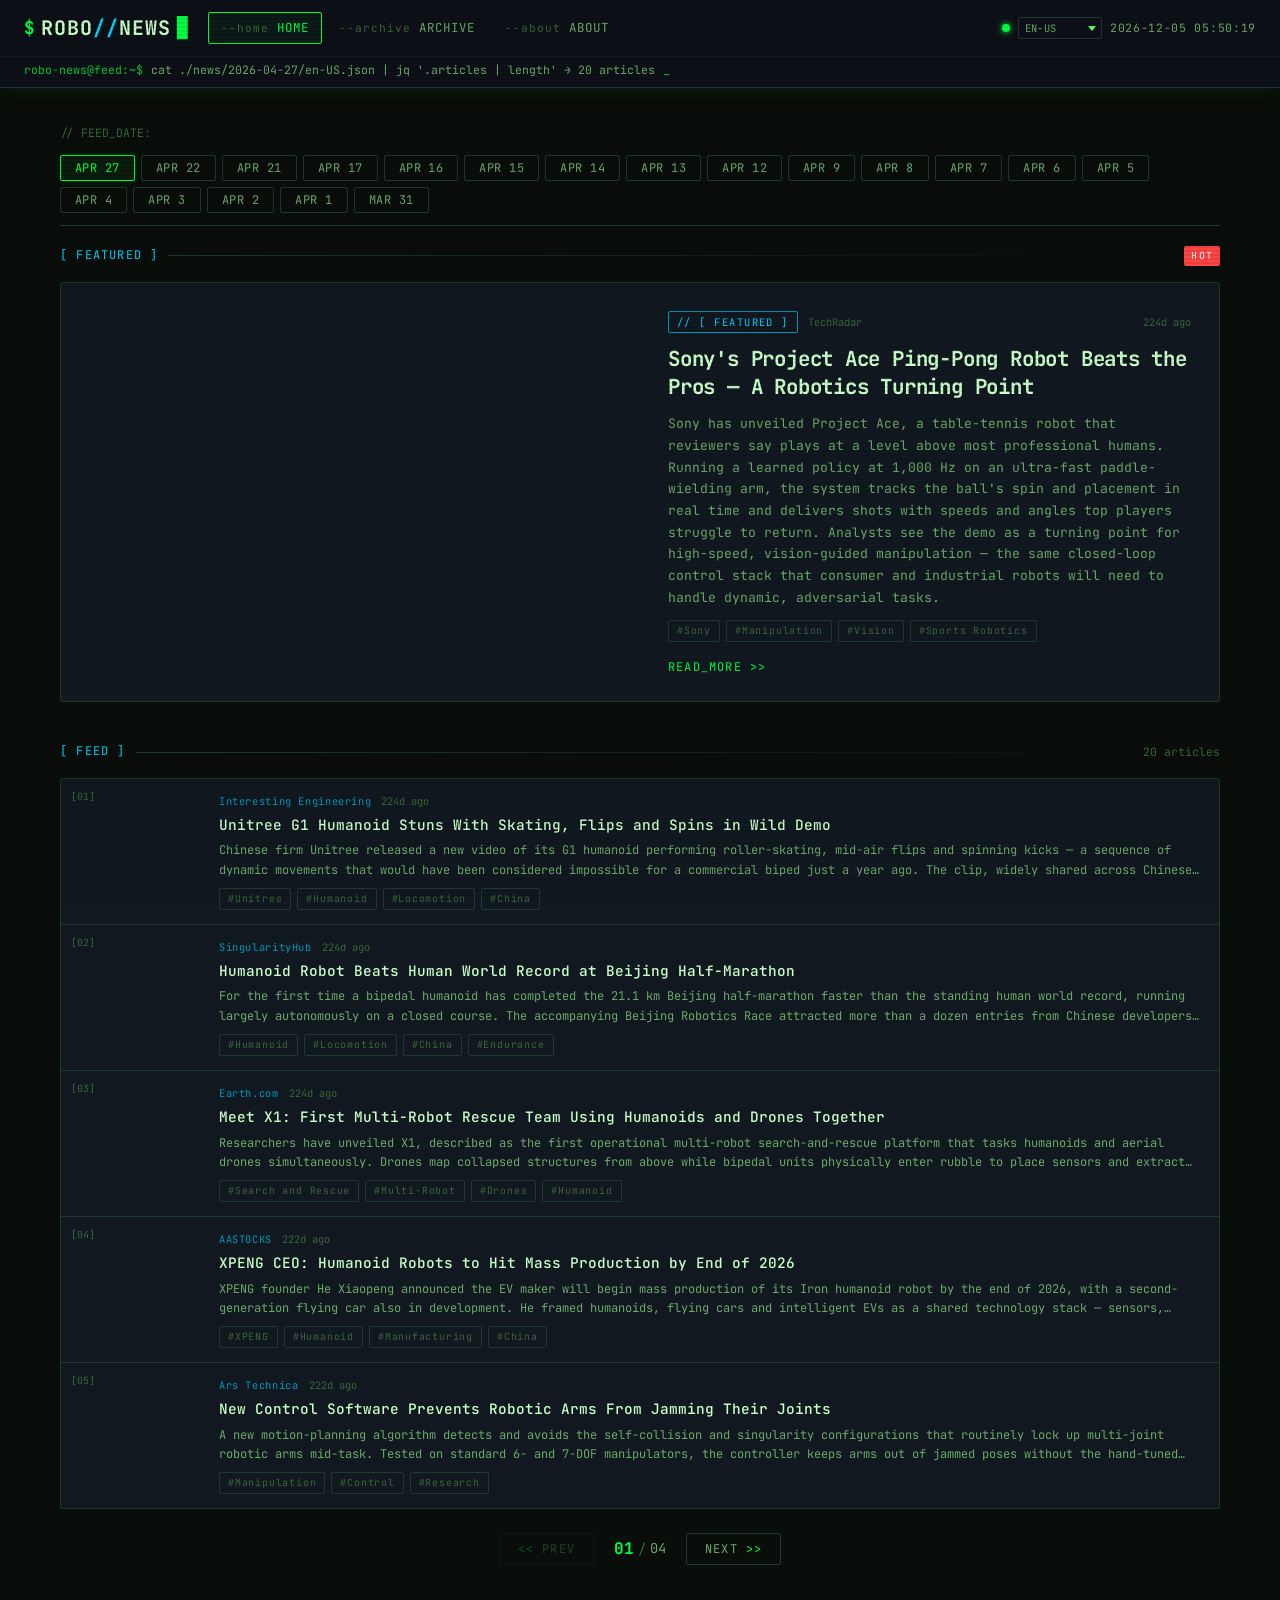
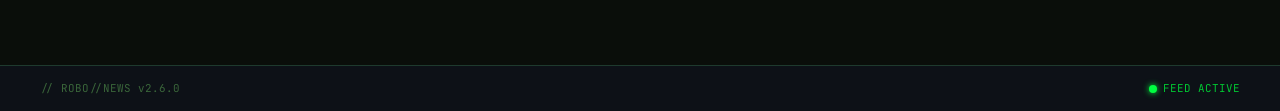
<file: index.html>
<!DOCTYPE html>
<html lang="en">
<head>
  <meta charset="UTF-8">
  <meta name="viewport" content="width=device-width, initial-scale=1.0">
  <title>ROBO//NEWS — Global Robotics Intelligence Feed</title>
  <link rel="stylesheet" href="css/style.css">
  <link rel="preconnect" href="https://fonts.googleapis.com">
  <link rel="preconnect" href="https://fonts.gstatic.com" crossorigin>
  <link href="https://fonts.googleapis.com/css2?family=JetBrains+Mono:ital,wght@0,300;0,400;0,500;0,700;1,400&family=Share+Tech+Mono&display=swap" rel="stylesheet">
</head>
<body>
  <!-- Terminal scanline overlay -->
  <div class="scanlines" aria-hidden="true"></div>

  <!-- Header / Navigation -->
  <header class="site-header">
    <div class="header-inner">
      <div class="logo-block">
        <span class="logo-prompt">$</span>
        <span class="logo-text">ROBO<span class="logo-sep">//</span>NEWS</span>
        <span class="logo-cursor">█</span>
      </div>
      <nav class="nav-bar" id="navBar">
        <a href="index.html" class="nav-link active" data-cmd="--home">HOME</a>
        <a href="archive.html" class="nav-link" data-cmd="--archive">ARCHIVE</a>
        <a href="about.html" class="nav-link" data-cmd="--about">ABOUT</a>
      </nav>
      <div class="header-meta">
        <span class="status-dot"></span>
        <span id="headerDate" class="header-date">LOADING...</span>
        <button class="menu-toggle" id="menuToggle" aria-label="Toggle menu">
          <span></span><span></span><span></span>
        </button>
      </div>
    </div>
    <!-- Terminal command bar -->
    <div class="cmd-bar">
      <span class="cmd-prefix">robo-news@feed:~$</span>
      <span class="cmd-text" id="cmdText">loading latest intelligence...</span>
      <span class="cmd-blink">_</span>
    </div>
  </header>

  <!-- Main content -->
  <main class="main-content" id="mainContent">

    <!-- Date selector -->
    <div class="date-selector-bar">
      <span class="ds-label">// FEED_DATE:</span>
      <div class="date-tabs" id="dateTabs"></div>
    </div>

    <!-- Featured article -->
    <section class="featured-section" id="featuredSection">
      <div class="section-header">
        <span class="section-tag">[ FEATURED ]</span>
        <span class="section-line"></span>
        <span class="section-badge">HOT</span>
      </div>
      <article class="featured-card" id="featuredCard">
        <div class="featured-skeleton">
          <div class="sk-line sk-title"></div>
          <div class="sk-line sk-body"></div>
          <div class="sk-line sk-body sk-short"></div>
        </div>
      </article>
    </section>

    <!-- News feed -->
    <section class="feed-section">
      <div class="section-header">
        <span class="section-tag">[ FEED ]</span>
        <span class="section-line"></span>
        <span class="feed-count" id="feedCount">-- articles</span>
      </div>

      <div class="news-list" id="newsList">
        <!-- Populated by JS -->
      </div>

      <!-- Pagination -->
      <div class="pagination" id="pagination">
        <button class="page-btn" id="prevBtn" disabled>
          <span class="btn-prefix">&lt;&lt;</span> PREV
        </button>
        <div class="page-info">
          <span class="page-current" id="pageNum">01</span>
          <span class="page-sep">/</span>
          <span class="page-total" id="pageTotal">01</span>
        </div>
        <button class="page-btn" id="nextBtn">
          NEXT <span class="btn-suffix">&gt;&gt;</span>
        </button>
      </div>
    </section>

  </main>

  <!-- Footer -->
  <footer class="site-footer">
    <div class="footer-inner">
      <span class="footer-txt">// ROBO//NEWS v2.6.0</span>
      <span class="footer-status">
        <span class="status-dot"></span> FEED ACTIVE
      </span>
    </div>
  </footer>

  <!-- Detail modal -->
  <div class="modal-overlay" id="modalOverlay" role="dialog" aria-modal="true" aria-labelledby="modalTitle">
    <div class="modal-panel" id="modalPanel">
      <div class="modal-header">
        <div class="modal-drag-bar" aria-hidden="true"></div>
        <div class="modal-controls">
          <button class="modal-close btn-close" id="modalClose" aria-label="Close">✕ CLOSE</button>
        </div>
        <div class="modal-cmd-bar">
          <span class="cmd-prefix">robo-news@article:~$</span>
          <span class="cmd-text" id="modalCmd">cat article.md</span>
        </div>
      </div>
      <div class="modal-body" id="modalBody">
        <!-- Content injected by JS -->
      </div>
    </div>
  </div>

  <!-- i18n must load first -->
  <script src="js/i18n.js"></script>
  <!-- Synchronous locale bundle loader (works on file://) -->
  <script>
    (function () {
      var l = I18n.detectLocale();
      document.write('<script src="js\/bundles\/news-bundle.' + l + '.js"><\/script>');
    })();
  </script>
  <script src="js/data.js"></script>
  <script src="js/app.js"></script>
</body>
</html>
</file>
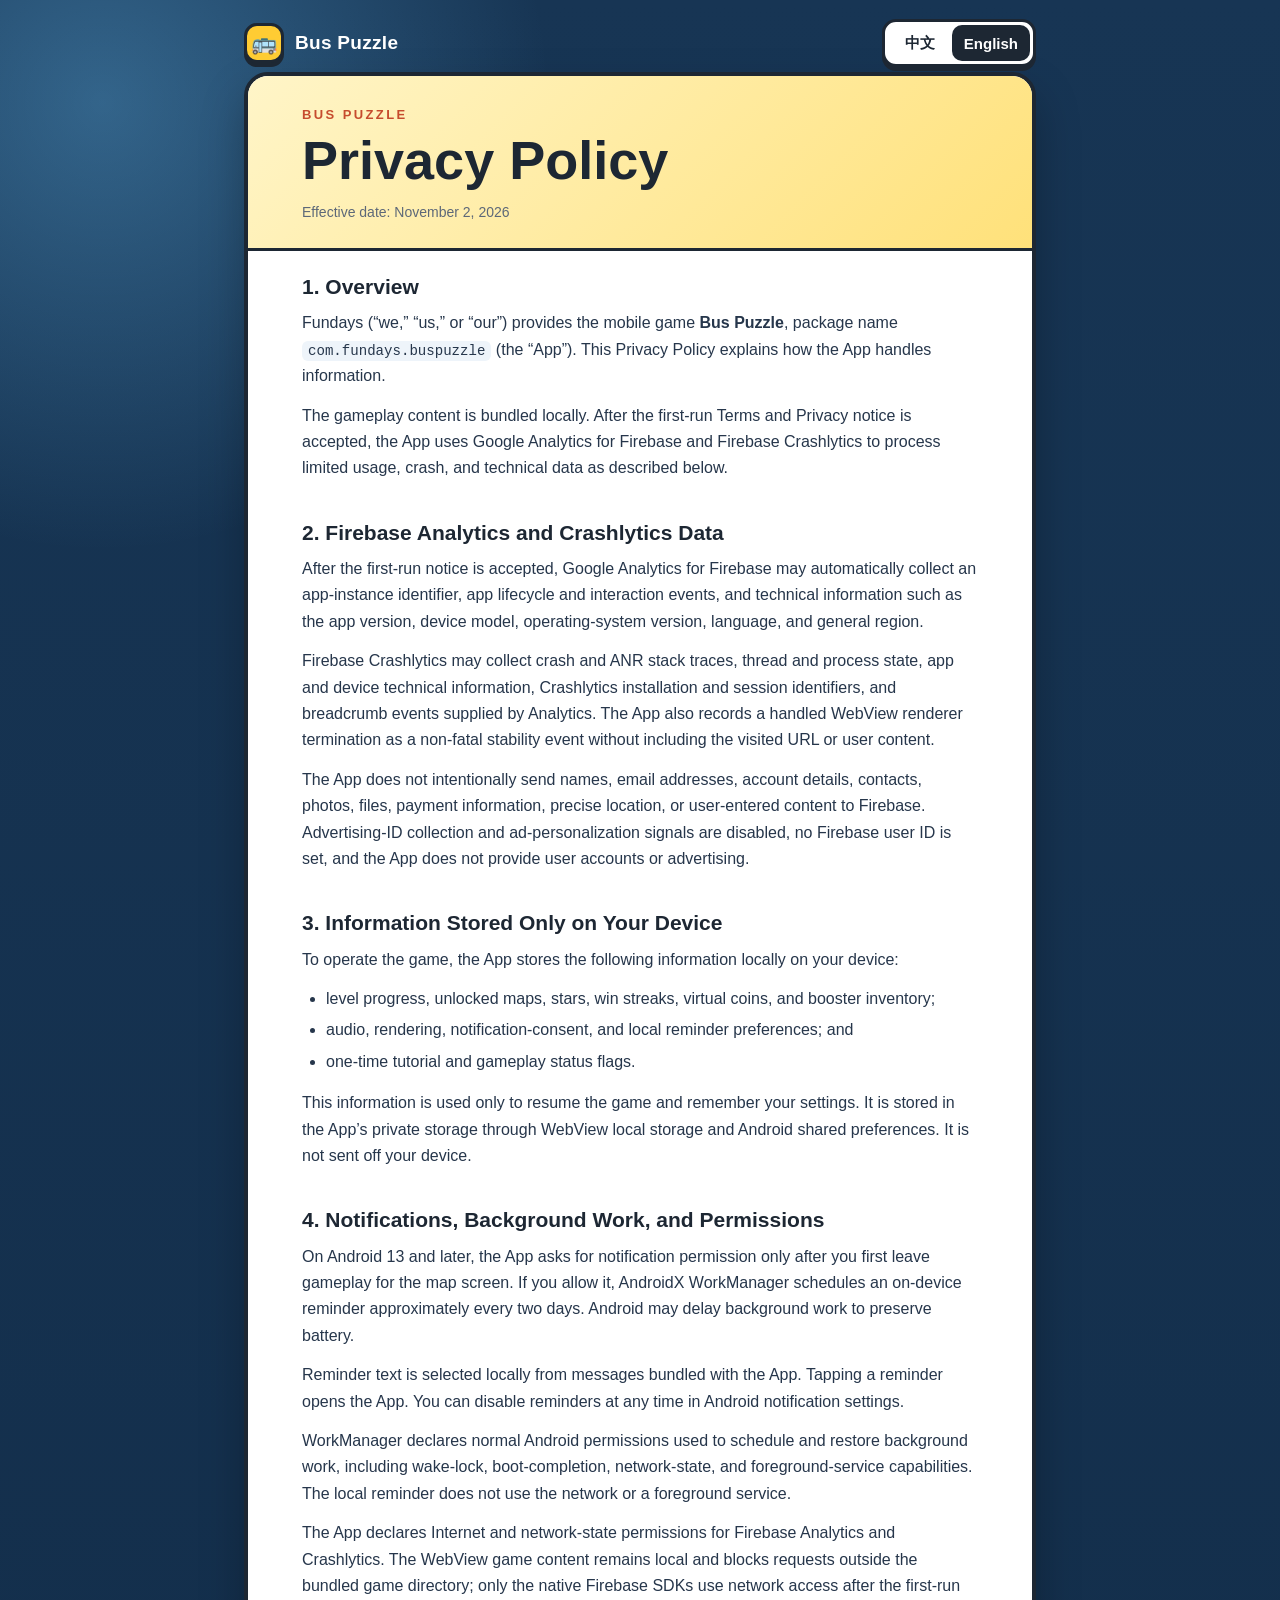
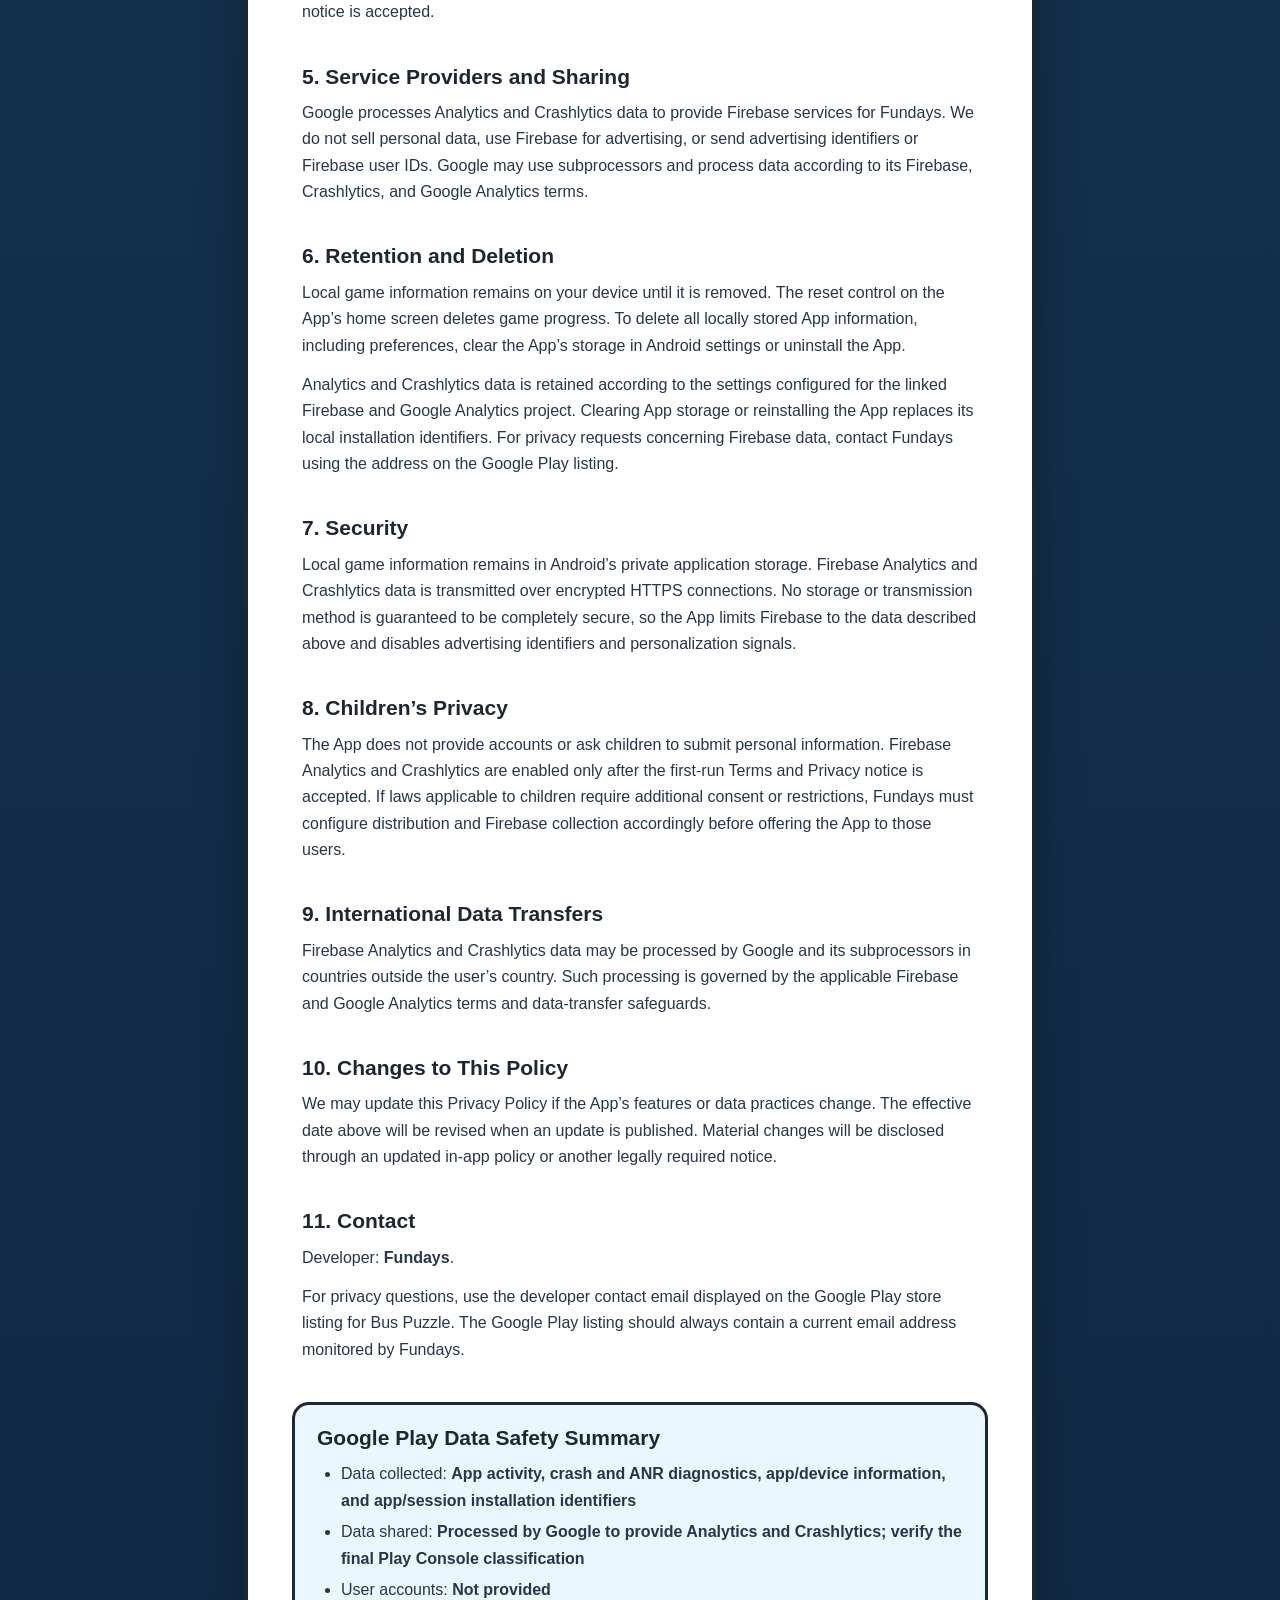
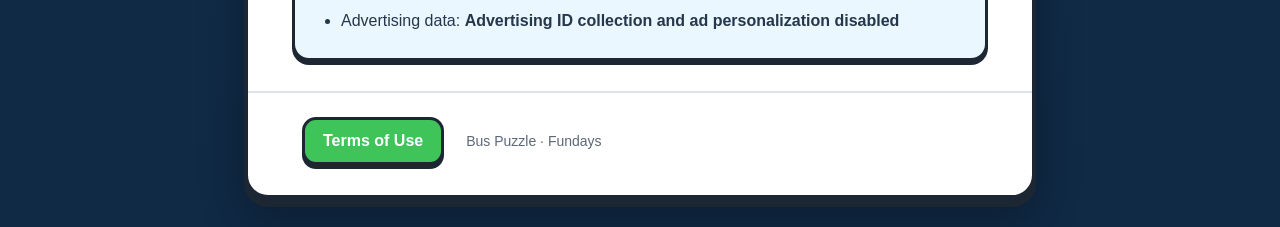
<file: privacy.html>
<!doctype html>
<!--
  Bus Puzzle（com.fundays.buspuzzle）隐私政策展示页。
  来源：busjam_rea/clone/privacy.html。Android 工程 busjam_rea/android/app/build.gradle 把它打包进 APK 的 www/privacy.html（versionName 1.18.0）。
  英文部分为原文；中文部分为译文。本文件不依赖外部资源，可直接双击打开。
-->
<html lang="en" data-lang="en">
<head>
  <meta charset="utf-8">
  <meta name="viewport" content="width=device-width, initial-scale=1, viewport-fit=cover">
  <meta name="theme-color" content="#173554">
  <title>Privacy Policy · Bus Puzzle</title>
  <style>
    :root {
      font-family: "PingFang SC", "Hiragino Sans GB", "Noto Sans SC", "Microsoft YaHei", Arial, sans-serif;
      color-scheme: light;
      color: #26364b;
      background: #173554;
    }
    * { box-sizing: border-box; }
    html { min-height: 100%; background: #173554; }
    body {
      min-height: 100%;
      margin: 0;
      background:
        radial-gradient(circle at 8% 3%, rgba(111, 201, 255, 0.32), transparent 28rem),
        linear-gradient(180deg, #173554, #102944);
      color: #26364b;
      -webkit-tap-highlight-color: transparent;
    }
    button, a { font: inherit; }
    a { color: #1767b0; text-underline-offset: 3px; }
    a:focus-visible, button:focus-visible { outline: 4px solid #ffcc33; outline-offset: 3px; }

    html[data-lang="zh"] [data-view="en"],
    html:not([data-lang="zh"]) [data-view="zh"] { display: none; }

    .legal-page {
      width: min(100%, 820px);
      min-height: 100dvh;
      margin: 0 auto;
      padding: max(14px, env(safe-area-inset-top)) 14px max(28px, env(safe-area-inset-bottom));
    }

    .legal-top {
      min-height: 58px;
      display: flex;
      align-items: center;
      justify-content: space-between;
      gap: 13px;
      color: #fff;
      font-size: 19px;
      font-weight: 900;
      letter-spacing: 0.3px;
    }
    .legal-brand { display: flex; align-items: center; gap: 11px; }
    .legal-logo {
      width: 40px;
      height: 40px;
      display: grid;
      place-items: center;
      border: 3px solid #1d2733;
      border-radius: 13px;
      background: #ffcc33;
      box-shadow: 0 4px 0 #1d2733;
      font-size: 21px;
    }

    .lang-switch {
      display: inline-flex;
      padding: 3px;
      border: 3px solid #1d2733;
      border-radius: 14px;
      background: #fff;
      box-shadow: 0 4px 0 #1d2733;
    }
    .lang-switch button {
      min-width: 64px;
      min-height: 36px;
      padding: 4px 12px;
      border: 0;
      border-radius: 10px;
      background: transparent;
      color: #1d2733;
      font-size: 15px;
      font-weight: 800;
      cursor: pointer;
    }
    .lang-switch button[aria-pressed="true"] { background: #1d2733; color: #fff; }

    .legal-card {
      overflow: hidden;
      border: 4px solid #1d2733;
      border-radius: 24px;
      background: #fff;
      box-shadow: 0 8px 0 #1d2733, 0 22px 44px rgba(0, 0, 0, 0.25);
    }
    .legal-card > header {
      padding: 28px clamp(20px, 6vw, 54px) 24px;
      background: linear-gradient(135deg, #fff5c8, #ffe17a);
      border-bottom: 3px solid #1d2733;
    }
    .legal-kicker {
      margin: 0 0 7px;
      color: #c64b2d;
      font-size: 13px;
      font-weight: 900;
      letter-spacing: 2.4px;
    }
    h1 { margin: 0; color: #1d2733; font-size: clamp(34px, 8vw, 54px); line-height: 1.05; }
    .legal-date { margin: 12px 0 0; color: #5d6878; font-size: 14px; }
    .legal-note {
      margin: 12px 0 0;
      color: #6b5a1e;
      font-size: 13px;
      line-height: 1.6;
    }

    section { padding: 23px clamp(20px, 6vw, 54px) 2px; }
    h2 { margin: 0 0 10px; color: #1d2733; font-size: 21px; line-height: 1.25; }
    p, li { font-size: 16px; line-height: 1.75; }
    [data-view="en"] p, [data-view="en"] li { line-height: 1.65; }
    p { margin: 0 0 13px; }
    ul { margin: 0 0 15px; padding-left: 24px; }
    li + li { margin-top: 5px; }
    code {
      padding: 2px 6px;
      border-radius: 6px;
      background: #eef4fa;
      font-family: ui-monospace, SFMono-Regular, Menlo, Consolas, monospace;
      font-size: 0.88em;
      overflow-wrap: anywhere;
    }

    .legal-summary {
      margin: 24px clamp(16px, 5vw, 44px) 8px;
      padding: 20px 22px 8px;
      border: 3px solid #1d2733;
      border-radius: 17px;
      background: #eaf7ff;
      box-shadow: 0 4px 0 #1d2733;
    }

    .legal-footer {
      margin-top: 30px;
      padding: 24px clamp(20px, 6vw, 54px) 30px;
      display: flex;
      flex-wrap: wrap;
      align-items: center;
      gap: 14px 22px;
      border-top: 2px solid #dce3eb;
    }
    .legal-footer a.legal-swap {
      min-height: 48px;
      display: inline-flex;
      align-items: center;
      padding: 9px 18px;
      border: 3px solid #1d2733;
      border-radius: 14px;
      background: #3fc45a;
      box-shadow: 0 4px 0 #1d2733;
      color: #fff;
      font-weight: 900;
      text-decoration: none;
    }
    .legal-footer a.legal-swap:active { translate: 0 3px; box-shadow: 0 1px 0 #1d2733; }
    .legal-footer span { color: #5d6878; font-size: 14px; }

    @media (max-width: 430px) {
      .legal-page { padding-left: 9px; padding-right: 9px; }
      .legal-top { font-size: 17px; }
      .lang-switch button { min-width: 54px; padding: 4px 9px; }
      .legal-card { border-radius: 20px; }
      p, li { font-size: 15px; }
    }

    @media print {
      html, body { background: #fff; }
      .legal-page { width: 100%; padding: 0; }
      .legal-top, .legal-footer { display: none; }
      .legal-card, .legal-summary { box-shadow: none; }
      .legal-card { border-width: 2px; }
      section { break-inside: avoid; }
    }
  </style>
</head>
<body>
  <main class="legal-page">
    <nav class="legal-top" aria-label="Page navigation">
      <span class="legal-brand"><span class="legal-logo" aria-hidden="true">🚌</span>Bus Puzzle</span>
      <span class="lang-switch" role="group" aria-label="Language / 语言">
        <button type="button" data-set-lang="zh" aria-pressed="false" lang="zh-CN">中文</button>
        <button type="button" data-set-lang="en" aria-pressed="true">English</button>
      </span>
    </nav>

    <!-- ======================= 中文译文 ======================= -->
    <article class="legal-card" data-view="zh" lang="zh-CN">
      <header>
        <p class="legal-kicker">BUS PUZZLE</p>
        <h1>隐私政策</h1>
        <p class="legal-date">生效日期：2026 年 11 月 2 日</p>
        <p class="legal-note">本页中文为译文。Bus Puzzle 应用内打包的是英文原文，可点击右上角“English”查看。</p>
      </header>

      <section>
        <h2>1. 概述</h2>
        <p>Fundays（“我们”）提供手机游戏 <strong>Bus Puzzle</strong>，包名 <code>com.fundays.buspuzzle</code>（“本应用”）。本隐私政策说明本应用如何处理信息。</p>
        <p>游戏内容打包在本地。首次启动时的用户协议与隐私政策提示被接受后，本应用会使用 Google Analytics for Firebase 和 Firebase Crashlytics，按下文所述处理有限的使用数据、崩溃数据和技术数据。</p>
      </section>

      <section>
        <h2>2. Firebase Analytics 和 Crashlytics 数据</h2>
        <p>首次启动提示被接受后，Google Analytics for Firebase 可能自动收集应用实例标识符、应用生命周期事件和交互事件，以及应用版本、设备型号、操作系统版本、语言和大致地区等技术信息。</p>
        <p>Firebase Crashlytics 可能收集崩溃和 ANR（应用无响应）的堆栈信息、线程和进程状态、应用和设备技术信息、Crashlytics 安装标识符和会话标识符，以及由 Analytics 提供的面包屑事件。WebView 渲染进程意外终止且被本应用处理时，本应用会把它记录为一次非致命的稳定性事件，记录中不包含访问的网址或用户内容。</p>
        <p>本应用不会有意向 Firebase 发送姓名、电子邮件地址、账号信息、通讯录、照片、文件、支付信息、精确位置或用户输入的内容。广告 ID 收集和广告个性化信号均已关闭，不设置 Firebase 用户 ID，本应用也不提供用户账号或广告。</p>
      </section>

      <section>
        <h2>3. 仅存储在你设备上的信息</h2>
        <p>为运行游戏，本应用会在你的设备本地存储以下信息：</p>
        <ul>
          <li>关卡进度、已解锁地图、星星、连胜、虚拟金币和道具库存；</li>
          <li>音频、画面渲染、通知授权和本地提醒的偏好设置；以及</li>
          <li>一次性的新手教程和游戏状态标记。</li>
        </ul>
        <p>这些信息仅用于继续游戏和记住你的设置，通过 WebView 本地存储和 Android SharedPreferences 保存在本应用的私有存储中，不会发送到你的设备之外。</p>
      </section>

      <section>
        <h2>4. 通知、后台任务和权限</h2>
        <p>在 Android 13 及更高版本上，本应用只会在你第一次离开游戏、进入地图页面后请求通知权限。如果你允许，AndroidX WorkManager 会大约每两天安排一次设备本地提醒。Android 可能为节省电量而推迟后台任务。</p>
        <p>提醒文字是在本地从应用内置的消息中选取的。点按提醒会打开本应用。你可以随时在 Android 通知设置中关闭提醒。</p>
        <p>WorkManager 声明了用于安排和恢复后台任务的 Android 普通权限，包括唤醒锁、开机完成、网络状态和前台服务相关能力。本地提醒不使用网络，也不使用前台服务。</p>
        <p>本应用为 Firebase Analytics 和 Crashlytics 声明了互联网和网络状态权限。WebView 中的游戏内容始终在本地运行，并会拦截内置游戏目录以外的请求；首次启动提示被接受后，只有原生 Firebase SDK 会使用网络。</p>
      </section>

      <section>
        <h2>5. 服务提供商与数据共享</h2>
        <p>Google 为向 Fundays 提供 Firebase 服务而处理 Analytics 和 Crashlytics 数据。我们不出售个人数据，不将 Firebase 用于广告，也不发送广告标识符或 Firebase 用户 ID。Google 可能使用分处理者，并依据其 Firebase、Crashlytics 和 Google Analytics 条款处理数据。</p>
      </section>

      <section>
        <h2>6. 保留与删除</h2>
        <p>本地游戏信息会一直保留在你的设备上，直到被删除。本应用首页上的重置功能可以删除游戏进度。如需删除本应用在本地存储的全部信息（包括偏好设置），请在 Android 设置中清除本应用的存储，或卸载本应用。</p>
        <p>Analytics 和 Crashlytics 数据的保留期限取决于所关联的 Firebase 和 Google Analytics 项目中的设置。清除本应用存储或重新安装本应用后，本地安装标识符会被替换。如需就 Firebase 数据提出隐私请求，请通过 Google Play 商店页面上的地址联系 Fundays。</p>
      </section>

      <section>
        <h2>7. 安全</h2>
        <p>本地游戏信息保存在 Android 的应用私有存储中。Firebase Analytics 和 Crashlytics 数据通过加密的 HTTPS 连接传输。任何存储或传输方式都无法保证绝对安全，因此本应用把发给 Firebase 的数据限制在上述范围内，并关闭了广告标识符和个性化信号。</p>
      </section>

      <section>
        <h2>8. 儿童隐私</h2>
        <p>本应用不提供账号，也不要求儿童提交个人信息。只有在首次启动时的用户协议与隐私政策提示被接受后，Firebase Analytics 和 Crashlytics 才会启用。如果适用于儿童的法律要求额外的同意或限制，Fundays 必须在向这些用户提供本应用之前，相应地配置分发方式和 Firebase 数据收集。</p>
      </section>

      <section>
        <h2>9. 跨境数据传输</h2>
        <p>Firebase Analytics 和 Crashlytics 数据可能由 Google 及其分处理者在用户所在国家或地区以外处理。此类处理受适用的 Firebase 和 Google Analytics 条款以及数据传输保障措施约束。</p>
      </section>

      <section>
        <h2>10. 本政策的变更</h2>
        <p>如果本应用的功能或数据处理方式发生变化，我们可能会更新本隐私政策。发布更新时，上方的生效日期会随之修改。重大变更会通过应用内更新后的政策或其他法律要求的通知方式披露。</p>
      </section>

      <section>
        <h2>11. 联系方式</h2>
        <p>开发者：<strong>Fundays</strong>。</p>
        <p>如有隐私问题，请使用 Bus Puzzle 在 Google Play 商店页面上展示的开发者联系邮箱。Google Play 商店页面应始终提供一个由 Fundays 负责查看的有效邮箱地址。</p>
      </section>

      <section class="legal-summary">
        <h2>Google Play 数据安全摘要</h2>
        <ul>
          <li>收集的数据：<strong>应用活动、崩溃和 ANR 诊断信息、应用和设备信息，以及应用和会话的安装标识符</strong></li>
          <li>共享的数据：<strong>由 Google 处理，用于提供 Analytics 和 Crashlytics 服务；最终分类需在 Play 管理中心核实</strong></li>
          <li>用户账号：<strong>不提供</strong></li>
          <li>广告数据：<strong>已关闭广告 ID 收集和广告个性化</strong></li>
        </ul>
      </section>

      <footer class="legal-footer">
        <a class="legal-swap" href="用户协议.html" data-swap>查看用户协议</a>
        <span>Bus Puzzle · Fundays</span>
      </footer>
    </article>

    <!-- ======================= English original ======================= -->
    <article class="legal-card" data-view="en" lang="en">
      <header>
        <p class="legal-kicker">BUS PUZZLE</p>
        <h1>Privacy Policy</h1>
        <p class="legal-date">Effective date: November 2, 2026</p>
      </header>

      <section>
        <h2>1. Overview</h2>
        <p>Fundays (“we,” “us,” or “our”) provides the mobile game <strong>Bus Puzzle</strong>, package name <code>com.fundays.buspuzzle</code> (the “App”). This Privacy Policy explains how the App handles information.</p>
        <p>The gameplay content is bundled locally. After the first-run Terms and Privacy notice is accepted, the App uses Google Analytics for Firebase and Firebase Crashlytics to process limited usage, crash, and technical data as described below.</p>
      </section>

      <section>
        <h2>2. Firebase Analytics and Crashlytics Data</h2>
        <p>After the first-run notice is accepted, Google Analytics for Firebase may automatically collect an app-instance identifier, app lifecycle and interaction events, and technical information such as the app version, device model, operating-system version, language, and general region.</p>
        <p>Firebase Crashlytics may collect crash and ANR stack traces, thread and process state, app and device technical information, Crashlytics installation and session identifiers, and breadcrumb events supplied by Analytics. The App also records a handled WebView renderer termination as a non-fatal stability event without including the visited URL or user content.</p>
        <p>The App does not intentionally send names, email addresses, account details, contacts, photos, files, payment information, precise location, or user-entered content to Firebase. Advertising-ID collection and ad-personalization signals are disabled, no Firebase user ID is set, and the App does not provide user accounts or advertising.</p>
      </section>

      <section>
        <h2>3. Information Stored Only on Your Device</h2>
        <p>To operate the game, the App stores the following information locally on your device:</p>
        <ul>
          <li>level progress, unlocked maps, stars, win streaks, virtual coins, and booster inventory;</li>
          <li>audio, rendering, notification-consent, and local reminder preferences; and</li>
          <li>one-time tutorial and gameplay status flags.</li>
        </ul>
        <p>This information is used only to resume the game and remember your settings. It is stored in the App’s private storage through WebView local storage and Android shared preferences. It is not sent off your device.</p>
      </section>

      <section>
        <h2>4. Notifications, Background Work, and Permissions</h2>
        <p>On Android 13 and later, the App asks for notification permission only after you first leave gameplay for the map screen. If you allow it, AndroidX WorkManager schedules an on-device reminder approximately every two days. Android may delay background work to preserve battery.</p>
        <p>Reminder text is selected locally from messages bundled with the App. Tapping a reminder opens the App. You can disable reminders at any time in Android notification settings.</p>
        <p>WorkManager declares normal Android permissions used to schedule and restore background work, including wake-lock, boot-completion, network-state, and foreground-service capabilities. The local reminder does not use the network or a foreground service.</p>
        <p>The App declares Internet and network-state permissions for Firebase Analytics and Crashlytics. The WebView game content remains local and blocks requests outside the bundled game directory; only the native Firebase SDKs use network access after the first-run notice is accepted.</p>
      </section>

      <section>
        <h2>5. Service Providers and Sharing</h2>
        <p>Google processes Analytics and Crashlytics data to provide Firebase services for Fundays. We do not sell personal data, use Firebase for advertising, or send advertising identifiers or Firebase user IDs. Google may use subprocessors and process data according to its Firebase, Crashlytics, and Google Analytics terms.</p>
      </section>

      <section>
        <h2>6. Retention and Deletion</h2>
        <p>Local game information remains on your device until it is removed. The reset control on the App’s home screen deletes game progress. To delete all locally stored App information, including preferences, clear the App’s storage in Android settings or uninstall the App.</p>
        <p>Analytics and Crashlytics data is retained according to the settings configured for the linked Firebase and Google Analytics project. Clearing App storage or reinstalling the App replaces its local installation identifiers. For privacy requests concerning Firebase data, contact Fundays using the address on the Google Play listing.</p>
      </section>

      <section>
        <h2>7. Security</h2>
        <p>Local game information remains in Android’s private application storage. Firebase Analytics and Crashlytics data is transmitted over encrypted HTTPS connections. No storage or transmission method is guaranteed to be completely secure, so the App limits Firebase to the data described above and disables advertising identifiers and personalization signals.</p>
      </section>

      <section>
        <h2>8. Children’s Privacy</h2>
        <p>The App does not provide accounts or ask children to submit personal information. Firebase Analytics and Crashlytics are enabled only after the first-run Terms and Privacy notice is accepted. If laws applicable to children require additional consent or restrictions, Fundays must configure distribution and Firebase collection accordingly before offering the App to those users.</p>
      </section>

      <section>
        <h2>9. International Data Transfers</h2>
        <p>Firebase Analytics and Crashlytics data may be processed by Google and its subprocessors in countries outside the user’s country. Such processing is governed by the applicable Firebase and Google Analytics terms and data-transfer safeguards.</p>
      </section>

      <section>
        <h2>10. Changes to This Policy</h2>
        <p>We may update this Privacy Policy if the App’s features or data practices change. The effective date above will be revised when an update is published. Material changes will be disclosed through an updated in-app policy or another legally required notice.</p>
      </section>

      <section>
        <h2>11. Contact</h2>
        <p>Developer: <strong>Fundays</strong>.</p>
        <p>For privacy questions, use the developer contact email displayed on the Google Play store listing for Bus Puzzle. The Google Play listing should always contain a current email address monitored by Fundays.</p>
      </section>

      <section class="legal-summary">
        <h2>Google Play Data Safety Summary</h2>
        <ul>
          <li>Data collected: <strong>App activity, crash and ANR diagnostics, app/device information, and app/session installation identifiers</strong></li>
          <li>Data shared: <strong>Processed by Google to provide Analytics and Crashlytics; verify the final Play Console classification</strong></li>
          <li>User accounts: <strong>Not provided</strong></li>
          <li>Advertising data: <strong>Advertising ID collection and ad personalization disabled</strong></li>
        </ul>
      </section>

      <footer class="legal-footer">
        <a class="legal-swap" href="用户协议.html" data-swap>Terms of Use</a>
        <span>Bus Puzzle · Fundays</span>
      </footer>
    </article>
  </main>

  <script>
    (function () {
      var TITLES = { zh: '隐私政策 · Bus Puzzle', en: 'Privacy Policy · Bus Puzzle' };
      var root = document.documentElement;

      // English by default; ?lang=zh opens the Chinese translation.
      function setLang(lang) {
        if (lang !== 'zh') lang = 'en';
        root.setAttribute('data-lang', lang);
        root.lang = lang === 'en' ? 'en' : 'zh-CN';
        document.title = TITLES[lang];
        document.querySelectorAll('[data-set-lang]').forEach(function (b) {
          b.setAttribute('aria-pressed', String(b.getAttribute('data-set-lang') === lang));
        });
        document.querySelectorAll('a[data-swap]').forEach(function (a) {
          a.setAttribute('href', a.getAttribute('href').split('?')[0] + '?lang=' + lang);
        });
      }

      var fromUrl = null;
      try { fromUrl = new URLSearchParams(location.search).get('lang'); } catch (e) { /* old browser */ }
      setLang(fromUrl || 'en');

      document.querySelectorAll('[data-set-lang]').forEach(function (b) {
        b.addEventListener('click', function () {
          setLang(b.getAttribute('data-set-lang'));
          window.scrollTo(0, 0);
        });
      });
    })();
  </script>
</body>
</html>
</file>
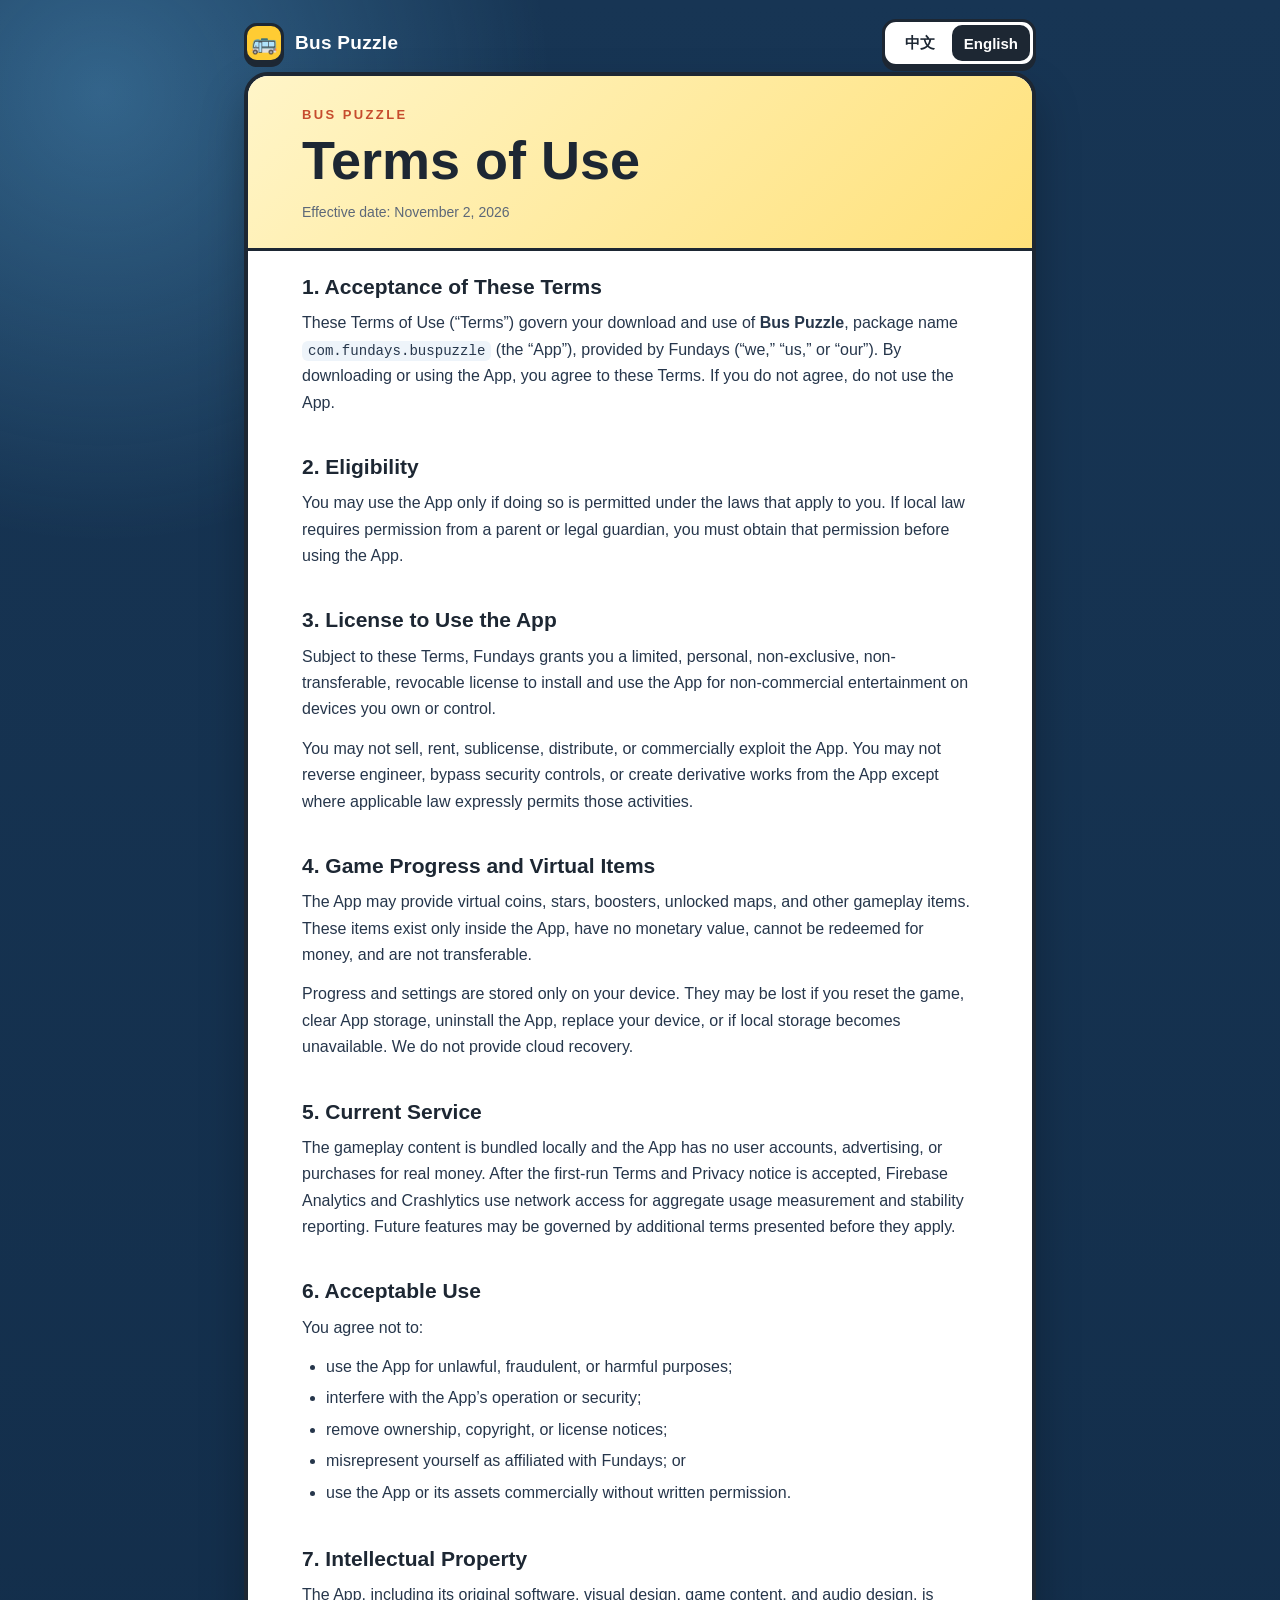
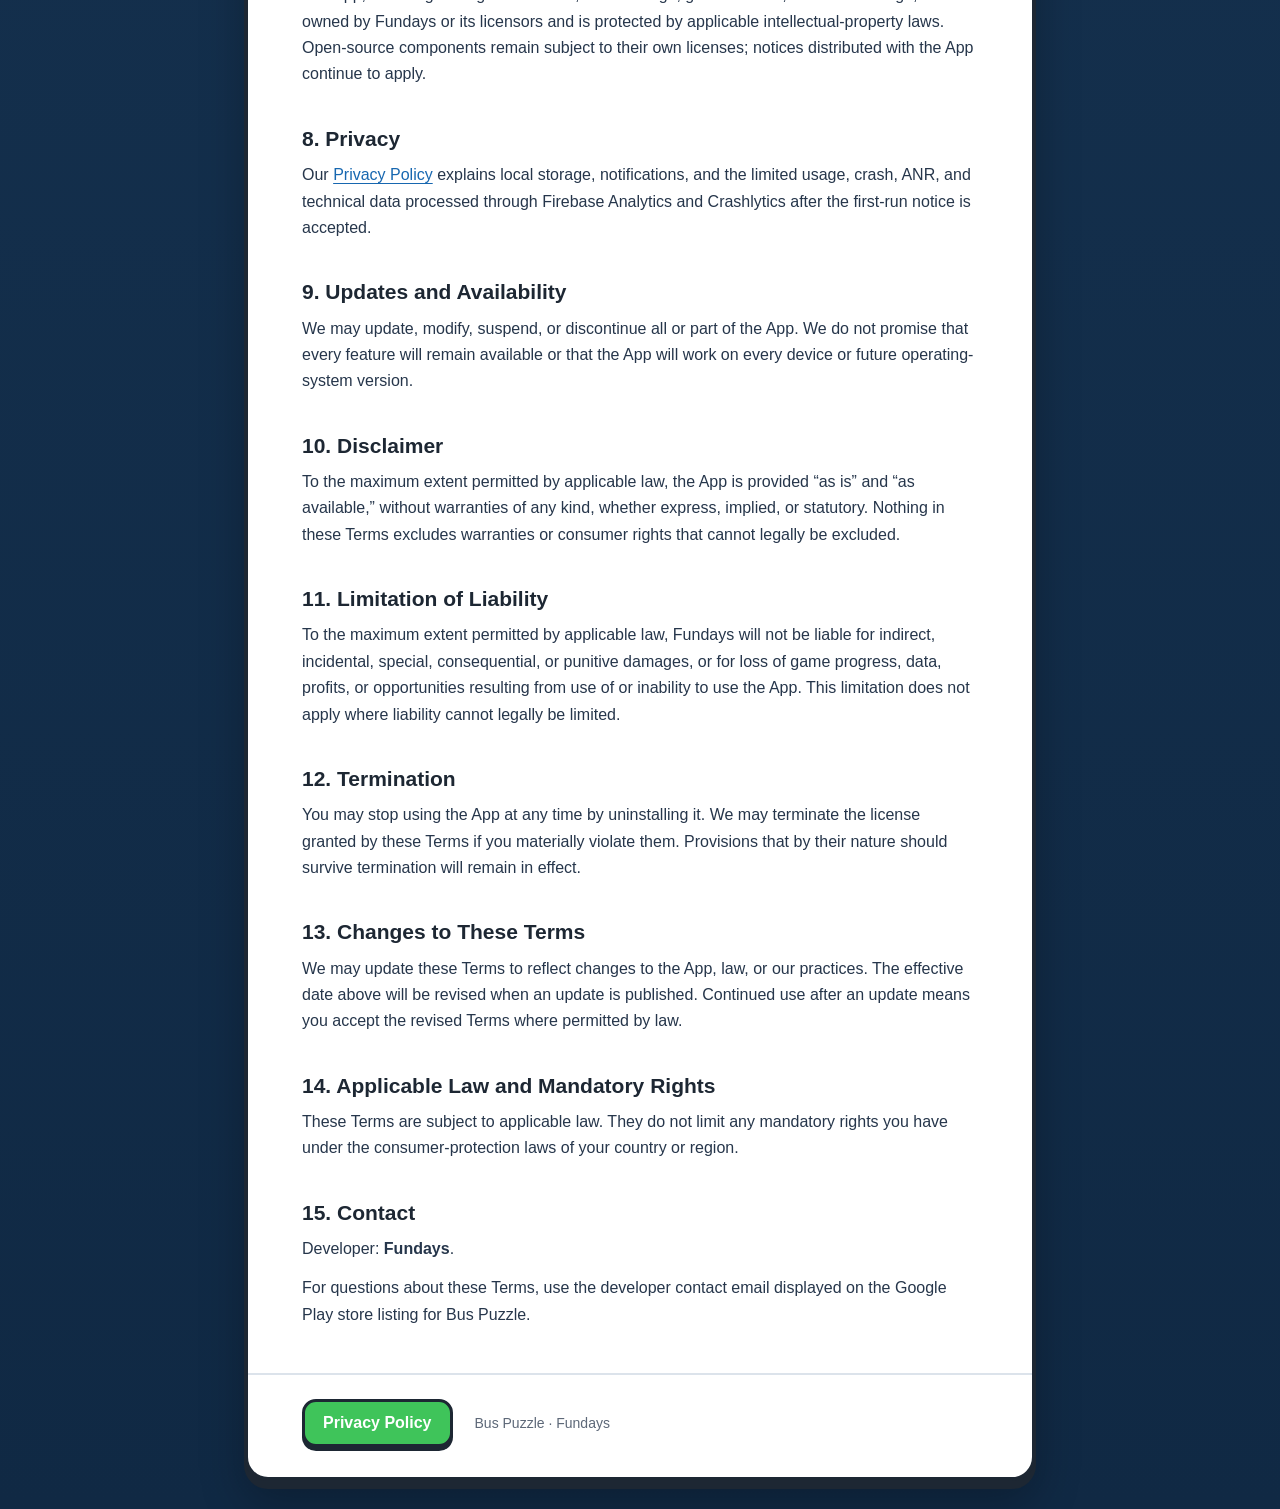
<file: user.html>
<!doctype html>
<!--
  Bus Puzzle（com.fundays.buspuzzle）用户协议（Terms of Use）展示页。
  来源：busjam_rea/clone/terms.html。Android 工程 busjam_rea/android/app/build.gradle 把它打包进 APK 的 www/terms.html（versionName 1.18.0）。
  英文部分为原文；中文部分为译文。本文件不依赖外部资源，可直接双击打开。
-->
<html lang="en" data-lang="en">
<head>
  <meta charset="utf-8">
  <meta name="viewport" content="width=device-width, initial-scale=1, viewport-fit=cover">
  <meta name="theme-color" content="#173554">
  <title>Terms of Use · Bus Puzzle</title>
  <style>
    :root {
      font-family: "PingFang SC", "Hiragino Sans GB", "Noto Sans SC", "Microsoft YaHei", Arial, sans-serif;
      color-scheme: light;
      color: #26364b;
      background: #173554;
    }
    * { box-sizing: border-box; }
    html { min-height: 100%; background: #173554; }
    body {
      min-height: 100%;
      margin: 0;
      background:
        radial-gradient(circle at 8% 3%, rgba(111, 201, 255, 0.32), transparent 28rem),
        linear-gradient(180deg, #173554, #102944);
      color: #26364b;
      -webkit-tap-highlight-color: transparent;
    }
    button, a { font: inherit; }
    a { color: #1767b0; text-underline-offset: 3px; }
    a:focus-visible, button:focus-visible { outline: 4px solid #ffcc33; outline-offset: 3px; }

    html[data-lang="zh"] [data-view="en"],
    html:not([data-lang="zh"]) [data-view="zh"] { display: none; }

    .legal-page {
      width: min(100%, 820px);
      min-height: 100dvh;
      margin: 0 auto;
      padding: max(14px, env(safe-area-inset-top)) 14px max(28px, env(safe-area-inset-bottom));
    }

    .legal-top {
      min-height: 58px;
      display: flex;
      align-items: center;
      justify-content: space-between;
      gap: 13px;
      color: #fff;
      font-size: 19px;
      font-weight: 900;
      letter-spacing: 0.3px;
    }
    .legal-brand { display: flex; align-items: center; gap: 11px; }
    .legal-logo {
      width: 40px;
      height: 40px;
      display: grid;
      place-items: center;
      border: 3px solid #1d2733;
      border-radius: 13px;
      background: #ffcc33;
      box-shadow: 0 4px 0 #1d2733;
      font-size: 21px;
    }

    .lang-switch {
      display: inline-flex;
      padding: 3px;
      border: 3px solid #1d2733;
      border-radius: 14px;
      background: #fff;
      box-shadow: 0 4px 0 #1d2733;
    }
    .lang-switch button {
      min-width: 64px;
      min-height: 36px;
      padding: 4px 12px;
      border: 0;
      border-radius: 10px;
      background: transparent;
      color: #1d2733;
      font-size: 15px;
      font-weight: 800;
      cursor: pointer;
    }
    .lang-switch button[aria-pressed="true"] { background: #1d2733; color: #fff; }

    .legal-card {
      overflow: hidden;
      border: 4px solid #1d2733;
      border-radius: 24px;
      background: #fff;
      box-shadow: 0 8px 0 #1d2733, 0 22px 44px rgba(0, 0, 0, 0.25);
    }
    .legal-card > header {
      padding: 28px clamp(20px, 6vw, 54px) 24px;
      background: linear-gradient(135deg, #fff5c8, #ffe17a);
      border-bottom: 3px solid #1d2733;
    }
    .legal-kicker {
      margin: 0 0 7px;
      color: #c64b2d;
      font-size: 13px;
      font-weight: 900;
      letter-spacing: 2.4px;
    }
    h1 { margin: 0; color: #1d2733; font-size: clamp(34px, 8vw, 54px); line-height: 1.05; }
    .legal-date { margin: 12px 0 0; color: #5d6878; font-size: 14px; }
    .legal-note {
      margin: 12px 0 0;
      color: #6b5a1e;
      font-size: 13px;
      line-height: 1.6;
    }

    section { padding: 23px clamp(20px, 6vw, 54px) 2px; }
    h2 { margin: 0 0 10px; color: #1d2733; font-size: 21px; line-height: 1.25; }
    p, li { font-size: 16px; line-height: 1.75; }
    [data-view="en"] p, [data-view="en"] li { line-height: 1.65; }
    p { margin: 0 0 13px; }
    ul { margin: 0 0 15px; padding-left: 24px; }
    li + li { margin-top: 5px; }
    code {
      padding: 2px 6px;
      border-radius: 6px;
      background: #eef4fa;
      font-family: ui-monospace, SFMono-Regular, Menlo, Consolas, monospace;
      font-size: 0.88em;
      overflow-wrap: anywhere;
    }

    .legal-footer {
      margin-top: 30px;
      padding: 24px clamp(20px, 6vw, 54px) 30px;
      display: flex;
      flex-wrap: wrap;
      align-items: center;
      gap: 14px 22px;
      border-top: 2px solid #dce3eb;
    }
    .legal-footer a.legal-swap {
      min-height: 48px;
      display: inline-flex;
      align-items: center;
      padding: 9px 18px;
      border: 3px solid #1d2733;
      border-radius: 14px;
      background: #3fc45a;
      box-shadow: 0 4px 0 #1d2733;
      color: #fff;
      font-weight: 900;
      text-decoration: none;
    }
    .legal-footer a.legal-swap:active { translate: 0 3px; box-shadow: 0 1px 0 #1d2733; }
    .legal-footer span { color: #5d6878; font-size: 14px; }

    @media (max-width: 430px) {
      .legal-page { padding-left: 9px; padding-right: 9px; }
      .legal-top { font-size: 17px; }
      .lang-switch button { min-width: 54px; padding: 4px 9px; }
      .legal-card { border-radius: 20px; }
      p, li { font-size: 15px; }
    }

    @media print {
      html, body { background: #fff; }
      .legal-page { width: 100%; padding: 0; }
      .legal-top, .legal-footer { display: none; }
      .legal-card { box-shadow: none; border-width: 2px; }
      section { break-inside: avoid; }
    }
  </style>
</head>
<body>
  <main class="legal-page">
    <nav class="legal-top" aria-label="Page navigation">
      <span class="legal-brand"><span class="legal-logo" aria-hidden="true">🚌</span>Bus Puzzle</span>
      <span class="lang-switch" role="group" aria-label="Language / 语言">
        <button type="button" data-set-lang="zh" aria-pressed="false" lang="zh-CN">中文</button>
        <button type="button" data-set-lang="en" aria-pressed="true">English</button>
      </span>
    </nav>

    <!-- ======================= 中文译文 ======================= -->
    <article class="legal-card" data-view="zh" lang="zh-CN">
      <header>
        <p class="legal-kicker">BUS PUZZLE</p>
        <h1>用户协议</h1>
        <p class="legal-date">生效日期：2026 年 11 月 2 日</p>
        <p class="legal-note">本页中文为译文。Bus Puzzle 应用内打包的是英文原文（Terms of Use），可点击右上角“English”查看。</p>
      </header>

      <section>
        <h2>1. 接受本协议</h2>
        <p>本用户协议（“本协议”）适用于你下载和使用由 Fundays（“我们”）提供的 <strong>Bus Puzzle</strong>（包名 <code>com.fundays.buspuzzle</code>，“本应用”）。下载或使用本应用，即表示你同意本协议。如果你不同意，请不要使用本应用。</p>
      </section>

      <section>
        <h2>2. 使用资格</h2>
        <p>只有在适用于你的法律允许的情况下，你才可以使用本应用。如果当地法律要求取得父母或法定监护人的许可，你必须在使用本应用前取得该许可。</p>
      </section>

      <section>
        <h2>3. 使用许可</h2>
        <p>在遵守本协议的前提下，Fundays 授予你一项有限的、个人的、非独占的、不可转让的、可撤销的许可，允许你在自己拥有或控制的设备上安装和使用本应用，用于非商业娱乐。</p>
        <p>你不得出售、出租、再许可、分发本应用，或以其他方式将其用于商业用途。除非适用法律明确允许，你不得对本应用进行逆向工程、绕过其安全控制，或基于本应用制作衍生作品。</p>
      </section>

      <section>
        <h2>4. 游戏进度与虚拟物品</h2>
        <p>本应用可能提供虚拟金币、星星、道具、已解锁地图和其他游戏物品。这些物品只存在于本应用内，没有货币价值，不能兑换为金钱，也不能转让。</p>
        <p>进度和设置只存储在你的设备上。如果你重置游戏、清除本应用存储、卸载本应用、更换设备，或本地存储不可用，这些数据可能会丢失。我们不提供云端恢复。</p>
      </section>

      <section>
        <h2>5. 当前服务</h2>
        <p>游戏内容打包在本地，本应用没有用户账号、广告，也没有真实货币购买。首次启动时的用户协议与隐私政策提示被接受后，Firebase Analytics 和 Crashlytics 会使用网络，用于汇总的使用情况统计和稳定性报告。未来的功能可能受额外条款约束，这些条款会在生效前向你展示。</p>
      </section>

      <section>
        <h2>6. 可接受的使用</h2>
        <p>你同意不会：</p>
        <ul>
          <li>将本应用用于违法、欺诈或有害目的；</li>
          <li>干扰本应用的运行或安全；</li>
          <li>删除所有权、版权或许可声明；</li>
          <li>冒称与 Fundays 有关联；或</li>
          <li>未经书面许可，将本应用或其素材用于商业用途。</li>
        </ul>
      </section>

      <section>
        <h2>7. 知识产权</h2>
        <p>本应用（包括其原创软件、视觉设计、游戏内容和音频设计）归 Fundays 或其许可方所有，受适用的知识产权法律保护。开源组件仍受其各自许可证约束；随本应用分发的相关声明继续适用。</p>
      </section>

      <section>
        <h2>8. 隐私</h2>
        <p>我们的<a href="隐私政策.html" data-swap>《隐私政策》</a>说明了本地存储、通知，以及首次启动提示被接受后，通过 Firebase Analytics 和 Crashlytics 处理的有限的使用数据、崩溃数据、ANR 数据和技术数据。</p>
      </section>

      <section>
        <h2>9. 更新与可用性</h2>
        <p>我们可能更新、修改、暂停或终止本应用的全部或部分内容。我们不承诺每项功能都会一直可用，也不承诺本应用能在所有设备或未来的操作系统版本上运行。</p>
      </section>

      <section>
        <h2>10. 免责声明</h2>
        <p>在适用法律允许的最大范围内，本应用按“现状”和“现有”提供，不附带任何明示、默示或法定的保证。本协议中的任何内容均不排除依法不能排除的保证或消费者权利。</p>
      </section>

      <section>
        <h2>11. 责任限制</h2>
        <p>在适用法律允许的最大范围内，对于因使用或无法使用本应用而导致的间接、附带、特殊、后果性或惩罚性损害，或游戏进度、数据、利润或机会的损失，Fundays 不承担责任。在法律不允许限制责任的情况下，本限制不适用。</p>
      </section>

      <section>
        <h2>12. 终止</h2>
        <p>你可以随时卸载本应用以停止使用。如果你严重违反本协议，我们可以终止本协议授予的许可。按其性质应在终止后继续有效的条款，将继续有效。</p>
      </section>

      <section>
        <h2>13. 本协议的变更</h2>
        <p>我们可能会更新本协议，以反映本应用、法律或我们做法的变化。发布更新时，上方的生效日期会随之修改。在法律允许的范围内，更新后继续使用本应用，即表示你接受修订后的协议。</p>
      </section>

      <section>
        <h2>14. 适用法律与强制性权利</h2>
        <p>本协议受适用法律约束，不限制你根据所在国家或地区的消费者保护法享有的任何强制性权利。</p>
      </section>

      <section>
        <h2>15. 联系方式</h2>
        <p>开发者：<strong>Fundays</strong>。</p>
        <p>如对本协议有疑问，请使用 Bus Puzzle 在 Google Play 商店页面上展示的开发者联系邮箱。</p>
      </section>

      <footer class="legal-footer">
        <a class="legal-swap" href="隐私政策.html" data-swap>查看隐私政策</a>
        <span>Bus Puzzle · Fundays</span>
      </footer>
    </article>

    <!-- ======================= English original ======================= -->
    <article class="legal-card" data-view="en" lang="en">
      <header>
        <p class="legal-kicker">BUS PUZZLE</p>
        <h1>Terms of Use</h1>
        <p class="legal-date">Effective date: November 2, 2026</p>
      </header>

      <section>
        <h2>1. Acceptance of These Terms</h2>
        <p>These Terms of Use (“Terms”) govern your download and use of <strong>Bus Puzzle</strong>, package name <code>com.fundays.buspuzzle</code> (the “App”), provided by Fundays (“we,” “us,” or “our”). By downloading or using the App, you agree to these Terms. If you do not agree, do not use the App.</p>
      </section>

      <section>
        <h2>2. Eligibility</h2>
        <p>You may use the App only if doing so is permitted under the laws that apply to you. If local law requires permission from a parent or legal guardian, you must obtain that permission before using the App.</p>
      </section>

      <section>
        <h2>3. License to Use the App</h2>
        <p>Subject to these Terms, Fundays grants you a limited, personal, non-exclusive, non-transferable, revocable license to install and use the App for non-commercial entertainment on devices you own or control.</p>
        <p>You may not sell, rent, sublicense, distribute, or commercially exploit the App. You may not reverse engineer, bypass security controls, or create derivative works from the App except where applicable law expressly permits those activities.</p>
      </section>

      <section>
        <h2>4. Game Progress and Virtual Items</h2>
        <p>The App may provide virtual coins, stars, boosters, unlocked maps, and other gameplay items. These items exist only inside the App, have no monetary value, cannot be redeemed for money, and are not transferable.</p>
        <p>Progress and settings are stored only on your device. They may be lost if you reset the game, clear App storage, uninstall the App, replace your device, or if local storage becomes unavailable. We do not provide cloud recovery.</p>
      </section>

      <section>
        <h2>5. Current Service</h2>
        <p>The gameplay content is bundled locally and the App has no user accounts, advertising, or purchases for real money. After the first-run Terms and Privacy notice is accepted, Firebase Analytics and Crashlytics use network access for aggregate usage measurement and stability reporting. Future features may be governed by additional terms presented before they apply.</p>
      </section>

      <section>
        <h2>6. Acceptable Use</h2>
        <p>You agree not to:</p>
        <ul>
          <li>use the App for unlawful, fraudulent, or harmful purposes;</li>
          <li>interfere with the App’s operation or security;</li>
          <li>remove ownership, copyright, or license notices;</li>
          <li>misrepresent yourself as affiliated with Fundays; or</li>
          <li>use the App or its assets commercially without written permission.</li>
        </ul>
      </section>

      <section>
        <h2>7. Intellectual Property</h2>
        <p>The App, including its original software, visual design, game content, and audio design, is owned by Fundays or its licensors and is protected by applicable intellectual-property laws. Open-source components remain subject to their own licenses; notices distributed with the App continue to apply.</p>
      </section>

      <section>
        <h2>8. Privacy</h2>
        <p>Our <a href="隐私政策.html" data-swap>Privacy Policy</a> explains local storage, notifications, and the limited usage, crash, ANR, and technical data processed through Firebase Analytics and Crashlytics after the first-run notice is accepted.</p>
      </section>

      <section>
        <h2>9. Updates and Availability</h2>
        <p>We may update, modify, suspend, or discontinue all or part of the App. We do not promise that every feature will remain available or that the App will work on every device or future operating-system version.</p>
      </section>

      <section>
        <h2>10. Disclaimer</h2>
        <p>To the maximum extent permitted by applicable law, the App is provided “as is” and “as available,” without warranties of any kind, whether express, implied, or statutory. Nothing in these Terms excludes warranties or consumer rights that cannot legally be excluded.</p>
      </section>

      <section>
        <h2>11. Limitation of Liability</h2>
        <p>To the maximum extent permitted by applicable law, Fundays will not be liable for indirect, incidental, special, consequential, or punitive damages, or for loss of game progress, data, profits, or opportunities resulting from use of or inability to use the App. This limitation does not apply where liability cannot legally be limited.</p>
      </section>

      <section>
        <h2>12. Termination</h2>
        <p>You may stop using the App at any time by uninstalling it. We may terminate the license granted by these Terms if you materially violate them. Provisions that by their nature should survive termination will remain in effect.</p>
      </section>

      <section>
        <h2>13. Changes to These Terms</h2>
        <p>We may update these Terms to reflect changes to the App, law, or our practices. The effective date above will be revised when an update is published. Continued use after an update means you accept the revised Terms where permitted by law.</p>
      </section>

      <section>
        <h2>14. Applicable Law and Mandatory Rights</h2>
        <p>These Terms are subject to applicable law. They do not limit any mandatory rights you have under the consumer-protection laws of your country or region.</p>
      </section>

      <section>
        <h2>15. Contact</h2>
        <p>Developer: <strong>Fundays</strong>.</p>
        <p>For questions about these Terms, use the developer contact email displayed on the Google Play store listing for Bus Puzzle.</p>
      </section>

      <footer class="legal-footer">
        <a class="legal-swap" href="隐私政策.html" data-swap>Privacy Policy</a>
        <span>Bus Puzzle · Fundays</span>
      </footer>
    </article>
  </main>

  <script>
    (function () {
      var TITLES = { zh: '用户协议 · Bus Puzzle', en: 'Terms of Use · Bus Puzzle' };
      var root = document.documentElement;

      // English by default; ?lang=zh opens the Chinese translation.
      function setLang(lang) {
        if (lang !== 'zh') lang = 'en';
        root.setAttribute('data-lang', lang);
        root.lang = lang === 'en' ? 'en' : 'zh-CN';
        document.title = TITLES[lang];
        document.querySelectorAll('[data-set-lang]').forEach(function (b) {
          b.setAttribute('aria-pressed', String(b.getAttribute('data-set-lang') === lang));
        });
        document.querySelectorAll('a[data-swap]').forEach(function (a) {
          a.setAttribute('href', a.getAttribute('href').split('?')[0] + '?lang=' + lang);
        });
      }

      var fromUrl = null;
      try { fromUrl = new URLSearchParams(location.search).get('lang'); } catch (e) { /* old browser */ }
      setLang(fromUrl || 'en');

      document.querySelectorAll('[data-set-lang]').forEach(function (b) {
        b.addEventListener('click', function () {
          setLang(b.getAttribute('data-set-lang'));
          window.scrollTo(0, 0);
        });
      });
    })();
  </script>
</body>
</html>
</file>
<file: css/style.css>
/* ============================================================
   ROBO//NEWS — Engineer / Terminal Theme
   ============================================================ */

/* ---------- CSS Variables ---------- */
:root {
  --bg:        #0a0e0a;
  --bg-panel:  #0d1117;
  --bg-card:   #111820;
  --bg-hover:  #162030;
  --border:    #1e3a2e;
  --border-hi: #00ff41;
  --green:     #00ff41;
  --green-dim: #00c832;
  --green-dk:  #007a20;
  --cyan:      #00d4ff;
  --cyan-dim:  #0099bb;
  --blue:      #4488ff;
  --yellow:    #ffe066;
  --red:       #ff4444;
  --text:      #c8ffc8;
  --text-dim:  #6aaa6a;
  --text-muted:#3a663a;
  --font-mono: 'JetBrains Mono', 'Share Tech Mono', 'Courier New', monospace;
  --radius:    2px;
  --transition: 0.15s ease;
}

/* ---------- Reset & Base ---------- */
*, *::before, *::after { box-sizing: border-box; margin: 0; padding: 0; }

html { scroll-behavior: smooth; }

body {
  background: var(--bg);
  color: var(--text);
  font-family: var(--font-mono);
  font-size: 14px;
  line-height: 1.6;
  min-height: 100vh;
  overflow-x: hidden;
  position: relative;
}

/* ---------- Scanlines ---------- */
.scanlines {
  pointer-events: none;
  position: fixed;
  inset: 0;
  z-index: 9999;
  background: repeating-linear-gradient(
    to bottom,
    transparent 0px,
    transparent 2px,
    rgba(0,0,0,0.08) 2px,
    rgba(0,0,0,0.08) 4px
  );
}

/* ---------- Header ---------- */
.site-header {
  position: sticky;
  top: 0;
  z-index: 100;
  background: var(--bg-panel);
  border-bottom: 1px solid var(--border);
  box-shadow: 0 2px 20px rgba(0,255,65,0.06);
}

.header-inner {
  display: flex;
  align-items: center;
  gap: 20px;
  padding: 12px 24px;
  flex-wrap: wrap;
  position: relative;
}

/* Logo */
.logo-block {
  display: flex;
  align-items: center;
  gap: 6px;
  user-select: none;
}
.logo-prompt { color: var(--green); font-size: 1.1rem; font-weight: 700; }
.logo-text {
  color: var(--text);
  font-size: 1.25rem;
  font-weight: 700;
  letter-spacing: 0.05em;
}
.logo-sep { color: var(--cyan); }
.logo-cursor {
  color: var(--green);
  animation: blink 1s step-end infinite;
  font-size: 1.1rem;
}

/* Nav */
.nav-bar {
  display: flex;
  gap: 4px;
  flex: 1;
}
.nav-link {
  color: var(--text-dim);
  text-decoration: none;
  padding: 5px 12px;
  border: 1px solid transparent;
  border-radius: var(--radius);
  font-size: 0.78rem;
  letter-spacing: 0.08em;
  transition: all var(--transition);
}
.nav-link::before { content: attr(data-cmd) " "; color: var(--text-muted); font-size: 0.7rem; }
.nav-link:hover, .nav-link.active {
  color: var(--green);
  border-color: var(--border-hi);
  background: rgba(0,255,65,0.04);
}

/* Header meta */
.header-meta {
  display: flex;
  align-items: center;
  gap: 8px;
  margin-left: auto;
}
.status-dot {
  width: 8px;
  height: 8px;
  border-radius: 50%;
  background: var(--green);
  box-shadow: 0 0 6px var(--green);
  animation: pulse 2s infinite;
  flex-shrink: 0;
}
.header-date { color: var(--text-dim); font-size: 0.72rem; letter-spacing: 0.06em; }

/* Mobile menu toggle */
.menu-toggle {
  display: none;
  flex-direction: column;
  gap: 5px;
  background: none;
  border: none;
  cursor: pointer;
  padding: 4px;
}
.menu-toggle span {
  display: block;
  width: 22px;
  height: 2px;
  background: var(--green);
  transition: all var(--transition);
}

/* Command bar */
.cmd-bar {
  padding: 4px 24px 8px;
  font-size: 0.72rem;
  color: var(--text-muted);
  border-top: 1px solid rgba(0,255,65,0.06);
  display: flex;
  gap: 8px;
  overflow: hidden;
  white-space: nowrap;
}
.cmd-prefix { color: var(--green-dim); }
.cmd-text { color: var(--text-dim); overflow: hidden; text-overflow: ellipsis; }
.cmd-blink { color: var(--green); animation: blink 0.8s step-end infinite; }

/* ---------- Layout ---------- */
.main-content {
  max-width: 1200px;
  margin: 0 auto;
  padding: 24px 20px 60px;
}

/* ---------- Date selector ---------- */
.date-selector-bar {
  display: flex;
  align-items: center;
  gap: 12px;
  padding: 12px 0;
  margin-bottom: 20px;
  border-bottom: 1px solid var(--border);
  flex-wrap: wrap;
}
.ds-label { color: var(--text-muted); font-size: 0.72rem; }
.date-tabs { display: flex; gap: 6px; flex-wrap: wrap; }
.date-tab {
  padding: 4px 14px;
  background: transparent;
  border: 1px solid var(--border);
  color: var(--text-dim);
  font-family: var(--font-mono);
  font-size: 0.75rem;
  cursor: pointer;
  border-radius: var(--radius);
  transition: all var(--transition);
  letter-spacing: 0.04em;
}
.date-tab:hover { border-color: var(--green-dim); color: var(--text); }
.date-tab.active {
  border-color: var(--green);
  color: var(--green);
  background: rgba(0,255,65,0.06);
  box-shadow: 0 0 8px rgba(0,255,65,0.12);
}

/* ---------- Section headers ---------- */
.section-header {
  display: flex;
  align-items: center;
  gap: 10px;
  margin-bottom: 16px;
}
.section-tag {
  color: var(--cyan);
  font-size: 0.75rem;
  letter-spacing: 0.1em;
  white-space: nowrap;
}
.section-line {
  flex: 1;
  height: 1px;
  background: linear-gradient(to right, var(--border), transparent);
}
.section-badge {
  background: var(--red);
  color: #fff;
  font-size: 0.62rem;
  padding: 2px 7px;
  border-radius: var(--radius);
  letter-spacing: 0.12em;
  animation: glow-red 2s infinite;
}
.feed-count { color: var(--text-muted); font-size: 0.72rem; white-space: nowrap; }

/* ---------- Featured Card ---------- */
.featured-section { margin-bottom: 40px; }

.featured-card {
  position: relative;
  border: 1px solid var(--border);
  border-radius: var(--radius);
  overflow: hidden;
  background: var(--bg-card);
  cursor: pointer;
  transition: border-color var(--transition), box-shadow var(--transition);
  display: grid;
  grid-template-columns: 1fr 1fr;
  min-height: 320px;
}

.featured-card:hover {
  border-color: var(--green);
  box-shadow: 0 0 30px rgba(0,255,65,0.08), inset 0 0 60px rgba(0,255,65,0.02);
}

.featured-img-wrap {
  position: relative;
  overflow: hidden;
}
.featured-img-wrap img {
  width: 100%;
  height: 100%;
  object-fit: cover;
  display: block;
  filter: saturate(0.6) brightness(0.75);
  transition: filter var(--transition);
}
.featured-card:hover .featured-img-wrap img {
  filter: saturate(0.8) brightness(0.85);
}
.featured-img-overlay {
  position: absolute;
  inset: 0;
  background: linear-gradient(to right, transparent 60%, var(--bg-card));
}

.featured-content {
  padding: 28px 28px 24px;
  display: flex;
  flex-direction: column;
  justify-content: center;
  gap: 12px;
}

.featured-eyebrow {
  display: flex;
  align-items: center;
  gap: 10px;
  flex-wrap: wrap;
}
.featured-label {
  font-size: 0.65rem;
  color: var(--cyan);
  letter-spacing: 0.14em;
  border: 1px solid var(--cyan-dim);
  padding: 2px 8px;
  border-radius: var(--radius);
}
.featured-source {
  font-size: 0.65rem;
  color: var(--text-muted);
}
.featured-time {
  font-size: 0.65rem;
  color: var(--text-muted);
  margin-left: auto;
}

/* Video badge on featured eyebrow */
.featured-video-badge {
  font-size: 0.62rem;
  color: var(--yellow);
  border: 1px solid var(--yellow);
  padding: 2px 7px;
  border-radius: var(--radius);
  letter-spacing: 0.1em;
  animation: glow-yellow 2s infinite;
}

/* Play button overlay on featured image */
.featured-play-btn {
  position: absolute;
  inset: 0;
  display: flex;
  flex-direction: column;
  align-items: center;
  justify-content: center;
  gap: 10px;
  background: rgba(0,0,0,0.35);
  border: none;
  cursor: pointer;
  transition: background var(--transition);
  z-index: 2;
}
.featured-play-btn:hover { background: rgba(0,0,0,0.55); }
.play-icon {
  display: flex;
  align-items: center;
  justify-content: center;
  width: 64px;
  height: 64px;
  border-radius: 50%;
  border: 2px solid var(--yellow);
  color: var(--yellow);
  font-size: 1.6rem;
  background: rgba(0,0,0,0.5);
  box-shadow: 0 0 24px rgba(255,224,102,0.35);
  transition: all var(--transition);
}
.featured-play-btn:hover .play-icon {
  background: rgba(255,224,102,0.15);
  box-shadow: 0 0 40px rgba(255,224,102,0.55);
  transform: scale(1.08);
}
.play-label {
  font-family: var(--font-mono);
  font-size: 0.7rem;
  color: var(--yellow);
  letter-spacing: 0.14em;
}

.featured-title {
  font-size: 1.3rem;
  font-weight: 700;
  color: var(--text);
  line-height: 1.35;
  letter-spacing: -0.01em;
}
.featured-card:hover .featured-title { color: var(--green); }

.featured-summary {
  font-size: 0.82rem;
  color: var(--text-dim);
  line-height: 1.65;
}

.featured-tags { display: flex; gap: 6px; flex-wrap: wrap; }
.tag {
  font-size: 0.62rem;
  padding: 2px 8px;
  border: 1px solid var(--border);
  border-radius: var(--radius);
  color: var(--text-muted);
  letter-spacing: 0.08em;
  transition: all var(--transition);
}
.tag:hover { border-color: var(--green-dk); color: var(--green-dim); }

.featured-cta {
  display: inline-flex;
  align-items: center;
  gap: 8px;
  color: var(--green);
  font-size: 0.75rem;
  letter-spacing: 0.1em;
  margin-top: 4px;
}
.featured-cta::after { content: '>>'; animation: slide-x 1.2s infinite; }

/* ---------- News List ---------- */
.feed-section { margin-bottom: 32px; }

.news-list {
  display: flex;
  flex-direction: column;
  gap: 1px;
  background: var(--border);
  border: 1px solid var(--border);
  border-radius: var(--radius);
  overflow: hidden;
}

.news-item {
  display: grid;
  grid-template-columns: 140px 1fr;
  background: var(--bg-card);
  cursor: pointer;
  transition: background var(--transition);
  position: relative;
}
.news-item:hover { background: var(--bg-hover); }
.news-item::before {
  content: '';
  position: absolute;
  left: 0; top: 0; bottom: 0;
  width: 2px;
  background: var(--green);
  opacity: 0;
  transition: opacity var(--transition);
}
.news-item:hover::before { opacity: 1; }

.news-item-idx {
  position: absolute;
  top: 10px;
  left: 10px;
  font-size: 0.62rem;
  color: var(--text-muted);
  z-index: 1;
  pointer-events: none;
}

.news-img-wrap {
  position: relative;
  overflow: hidden;
}
.news-img-wrap img {
  width: 100%;
  height: 100%;
  object-fit: cover;
  display: block;
  filter: saturate(0.5) brightness(0.7);
  transition: filter var(--transition);
  min-height: 90px;
}
.news-item:hover .news-img-wrap img {
  filter: saturate(0.7) brightness(0.85);
}

/* Video badge on list thumbnail */
.news-video-badge {
  position: absolute;
  bottom: 6px;
  right: 6px;
  background: rgba(0,0,0,0.75);
  color: var(--yellow);
  font-size: 0.7rem;
  padding: 2px 6px;
  border-radius: var(--radius);
  border: 1px solid rgba(255,224,102,0.5);
  pointer-events: none;
}

/* Video tag in news meta row */
.news-video-tag {
  font-size: 0.6rem;
  color: var(--yellow);
  border: 1px solid rgba(255,224,102,0.5);
  padding: 1px 5px;
  border-radius: var(--radius);
  letter-spacing: 0.08em;
}

.news-content {
  padding: 14px 18px;
  display: flex;
  flex-direction: column;
  gap: 6px;
}

.news-meta {
  display: flex;
  gap: 10px;
  align-items: center;
  flex-wrap: wrap;
}
.news-source {
  font-size: 0.65rem;
  color: var(--cyan-dim);
  letter-spacing: 0.06em;
}
.news-time {
  font-size: 0.65rem;
  color: var(--text-muted);
}

.news-title {
  font-size: 0.9rem;
  font-weight: 500;
  color: var(--text);
  line-height: 1.4;
  transition: color var(--transition);
}
.news-item:hover .news-title { color: var(--green); }

.news-summary {
  font-size: 0.75rem;
  color: var(--text-dim);
  line-height: 1.6;
  display: -webkit-box;
  -webkit-line-clamp: 2;
  -webkit-box-orient: vertical;
  overflow: hidden;
}

.news-footer {
  display: flex;
  gap: 6px;
  align-items: center;
  flex-wrap: wrap;
  margin-top: 2px;
}

/* ---------- Pagination ---------- */
.pagination {
  display: flex;
  align-items: center;
  justify-content: center;
  gap: 20px;
  padding: 24px 0 8px;
}
.page-btn {
  background: transparent;
  border: 1px solid var(--border);
  color: var(--text-dim);
  font-family: var(--font-mono);
  font-size: 0.75rem;
  padding: 7px 18px;
  cursor: pointer;
  border-radius: var(--radius);
  letter-spacing: 0.1em;
  transition: all var(--transition);
}
.page-btn:hover:not(:disabled) {
  border-color: var(--green);
  color: var(--green);
  box-shadow: 0 0 10px rgba(0,255,65,0.15);
}
.page-btn:disabled { opacity: 0.3; cursor: not-allowed; }
.btn-prefix, .btn-suffix { color: var(--green); }
.page-info { display: flex; align-items: center; gap: 4px; }
.page-current { color: var(--green); font-size: 1rem; font-weight: 700; }
.page-sep { color: var(--text-muted); }
.page-total { color: var(--text-dim); font-size: 0.85rem; }

/* ---------- Modal ---------- */
.modal-overlay {
  position: fixed;
  inset: 0;
  z-index: 1000;
  background: rgba(0,0,0,0.88);
  display: flex;
  align-items: flex-start;
  justify-content: center;
  padding: 20px;
  opacity: 0;
  pointer-events: none;
  transition: opacity 0.2s ease;
  overflow-y: auto;
}
.modal-overlay.open {
  opacity: 1;
  pointer-events: all;
}

.modal-panel {
  width: 100%;
  max-width: 800px;
  background: var(--bg-panel);
  border: 1px solid var(--border-hi);
  border-radius: var(--radius);
  box-shadow: 0 0 60px rgba(0,255,65,0.12);
  overflow: hidden;
  transform: translateY(-20px);
  transition: transform 0.2s ease;
  margin: auto;
}
.modal-overlay.open .modal-panel { transform: translateY(0); }

.modal-header {
  background: var(--bg-card);
  border-bottom: 1px solid var(--border);
}
.modal-controls {
  display: flex;
  justify-content: flex-end;
  padding: 10px 16px 0;
}
.modal-close {
  background: transparent;
  border: 1px solid var(--border);
  color: var(--text-muted);
  font-family: var(--font-mono);
  font-size: 0.72rem;
  padding: 4px 12px;
  cursor: pointer;
  border-radius: var(--radius);
  letter-spacing: 0.08em;
  transition: all var(--transition);
}
.modal-close:hover {
  border-color: var(--red);
  color: var(--red);
}
.modal-cmd-bar {
  padding: 6px 16px 10px;
  font-size: 0.72rem;
  color: var(--text-muted);
  display: flex;
  gap: 8px;
}
.modal-cmd-bar .cmd-prefix { color: var(--green-dim); }

.modal-body { padding: 28px; }

.article-img-wrap {
  width: 100%;
  height: 280px;
  overflow: hidden;
  border-radius: var(--radius);
  margin-bottom: 24px;
  border: 1px solid var(--border);
  position: relative;
}
.article-img-wrap img {
  width: 100%;
  height: 100%;
  object-fit: cover;
  filter: saturate(0.65) brightness(0.8);
}
.article-img-wrap::after {
  content: '';
  position: absolute;
  bottom: 0; left: 0; right: 0;
  height: 60px;
  background: linear-gradient(to top, var(--bg-panel), transparent);
}

.article-eyebrow {
  display: flex;
  gap: 10px;
  align-items: center;
  margin-bottom: 14px;
  flex-wrap: wrap;
}
.article-label {
  font-size: 0.65rem;
  color: var(--cyan);
  border: 1px solid var(--cyan-dim);
  padding: 2px 8px;
  border-radius: var(--radius);
  letter-spacing: 0.12em;
}
.article-video-label {
  font-size: 0.62rem;
  color: var(--yellow);
  border: 1px solid rgba(255,224,102,0.5);
  padding: 2px 7px;
  border-radius: var(--radius);
  letter-spacing: 0.1em;
}
.article-source { font-size: 0.72rem; color: var(--text-muted); }
.article-time { font-size: 0.72rem; color: var(--text-muted); margin-left: auto; }

.article-title {
  font-size: 1.4rem;
  font-weight: 700;
  color: var(--text);
  line-height: 1.3;
  margin-bottom: 16px;
  letter-spacing: -0.01em;
}

.article-body {
  color: var(--text-dim);
  font-size: 0.85rem;
  line-height: 1.8;
  margin-bottom: 20px;
  border-left: 2px solid var(--green-dk);
  padding-left: 16px;
}

.article-tags { display: flex; gap: 6px; flex-wrap: wrap; margin-bottom: 24px; }

.article-actions {
  display: flex;
  gap: 12px;
  border-top: 1px solid var(--border);
  padding-top: 20px;
  flex-wrap: wrap;
}
.btn-primary {
  background: rgba(0,255,65,0.08);
  border: 1px solid var(--green-dk);
  color: var(--green);
  font-family: var(--font-mono);
  font-size: 0.78rem;
  padding: 8px 20px;
  cursor: pointer;
  border-radius: var(--radius);
  letter-spacing: 0.1em;
  transition: all var(--transition);
  text-decoration: none;
  display: inline-flex;
  align-items: center;
  gap: 6px;
}
.btn-primary:hover {
  background: rgba(0,255,65,0.14);
  box-shadow: 0 0 16px rgba(0,255,65,0.2);
}
.btn-secondary {
  background: transparent;
  border: 1px solid var(--border);
  color: var(--text-dim);
  font-family: var(--font-mono);
  font-size: 0.78rem;
  padding: 8px 20px;
  cursor: pointer;
  border-radius: var(--radius);
  letter-spacing: 0.1em;
  transition: all var(--transition);
}
.btn-secondary:hover { border-color: var(--text-dim); color: var(--text); }

/* ---------- Video Player ---------- */

/* Generic wrapper used for both inline and modal players */
.video-player-wrap {
  width: 100%;
  background: #000;
  border-radius: var(--radius);
  overflow: hidden;
  border: 1px solid var(--border);
  position: relative;
}

/* Force 16:9 aspect ratio */
.video-aspect {
  aspect-ratio: 16 / 9;
}

.video-player-wrap .inline-video,
.video-player-wrap .inline-iframe {
  position: absolute;
  inset: 0;
  width: 100%;
  height: 100%;
  border: none;
  display: block;
}

/* Modal video sits above the article text with bottom margin */
.modal-video {
  margin-bottom: 24px;
  border-color: var(--yellow);
  box-shadow: 0 0 20px rgba(255,224,102,0.1);
}

/* Error state inside player */
.video-error {
  display: flex;
  align-items: center;
  justify-content: center;
  height: 100%;
  color: var(--red);
  font-size: 0.78rem;
  padding: 16px;
}

/* Inline player replacing featured image — full height of the grid cell */
.featured-img-wrap .video-player-wrap {
  height: 100%;
  border-radius: 0;
  border: none;
}

@keyframes glow-yellow {
  0%, 100% { box-shadow: 0 0 4px rgba(255,224,102,0.3); }
  50%        { box-shadow: 0 0 10px rgba(255,224,102,0.6); }
}

/* ---------- Skeleton ---------- */
.featured-skeleton {
  padding: 28px;
  display: flex;
  flex-direction: column;
  gap: 14px;
  grid-column: 1 / -1;
}
.sk-line {
  height: 16px;
  background: linear-gradient(90deg, var(--bg-hover) 25%, rgba(0,255,65,0.04) 50%, var(--bg-hover) 75%);
  background-size: 400% 100%;
  animation: shimmer 1.5s infinite;
  border-radius: var(--radius);
}
.sk-title { height: 28px; width: 75%; }
.sk-body { width: 100%; }
.sk-short { width: 55%; }

/* ---------- Footer ---------- */
.site-footer {
  border-top: 1px solid var(--border);
  padding: 14px 24px;
  background: var(--bg-panel);
}
.footer-inner {
  max-width: 1200px;
  margin: 0 auto;
  display: flex;
  justify-content: space-between;
  align-items: center;
  flex-wrap: wrap;
  gap: 8px;
}
.footer-txt { font-size: 0.68rem; color: var(--text-muted); }
.footer-status { display: flex; align-items: center; gap: 6px; font-size: 0.68rem; color: var(--green-dim); }

/* ---------- Utilities ---------- */
.hidden { display: none !important; }

/* ---------- Animations ---------- */
@keyframes blink {
  0%, 100% { opacity: 1; }
  50%        { opacity: 0; }
}
@keyframes pulse {
  0%, 100% { opacity: 1; box-shadow: 0 0 6px var(--green); }
  50%        { opacity: 0.6; box-shadow: 0 0 12px var(--green); }
}
@keyframes glow-red {
  0%, 100% { box-shadow: 0 0 4px rgba(255,68,68,0.4); }
  50%        { box-shadow: 0 0 10px rgba(255,68,68,0.7); }
}
@keyframes slide-x {
  0%, 100% { transform: translateX(0); }
  50%        { transform: translateX(4px); }
}
@keyframes shimmer {
  0%   { background-position: 200% 0; }
  100% { background-position: -200% 0; }
}
@keyframes fadeIn {
  from { opacity: 0; transform: translateY(8px); }
  to   { opacity: 1; transform: translateY(0); }
}
.fade-in { animation: fadeIn 0.3s ease both; }

/* ============================================================
   Responsive
   ============================================================ */

/* Tablet */
@media (max-width: 900px) {
  .featured-card {
    grid-template-columns: 1fr;
    min-height: auto;
  }
  .featured-img-wrap {
    height: 220px;
  }
  .featured-img-overlay {
    background: linear-gradient(to bottom, transparent 50%, var(--bg-card));
  }
}

.modal-drag-bar {
  display: none;
  width: 40px;
  height: 4px;
  background: var(--border-hi);
  border-radius: 2px;
  margin: 10px auto 0;
  opacity: 0.4;
}

@media (max-width: 640px) {
  .modal-drag-bar { display: block; }
}

/* ── Tablet ── */
@media (max-width: 640px) {

  /* Header */
  .header-inner { padding: 10px 16px; flex-wrap: nowrap; }
  .nav-bar {
    display: flex;
    flex-direction: column;
    position: absolute;
    top: calc(100% + 4px);
    right: 12px;
    width: 200px;
    background: var(--bg-panel);
    border: 1px solid var(--border-hi);
    border-radius: var(--radius);
    padding: 6px;
    z-index: 300;
    transform: translateY(-10px) scale(0.95);
    transform-origin: top right;
    opacity: 0;
    pointer-events: none;
    transition: transform 0.18s cubic-bezier(0.34,1.56,0.64,1), opacity 0.15s ease;
    box-shadow: 0 8px 32px rgba(0,0,0,0.6), 0 0 0 1px rgba(0,255,65,0.08);
  }
  .nav-bar.open {
    transform: translateY(0) scale(1);
    opacity: 1;
    pointer-events: all;
  }
  .nav-link { font-size: 0.85rem; padding: 10px 16px; border-radius: 4px; }
  .nav-link::before { display: none; }
  .menu-toggle { display: flex; }
  .header-meta { gap: 8px; }
  .cmd-bar { display: none; }

  /* Date selector — horizontal scroll on mobile */
  .date-selector-bar { flex-wrap: nowrap; overflow-x: auto; padding-bottom: 4px; gap: 8px; }
  .date-selector-bar::-webkit-scrollbar { display: none; }
  .date-tabs { flex-wrap: nowrap; }
  .date-tab { white-space: nowrap; padding: 6px 14px; font-size: 0.78rem; flex-shrink: 0; min-height: 36px; }

  /* Layout */
  .main-content { padding: 14px 12px 60px; }

  /* Featured */
  .featured-img-wrap { height: 200px; }
  .featured-content { padding: 16px 14px 18px; gap: 10px; }
  .featured-title { font-size: 1rem; line-height: 1.4; }
  .featured-summary { font-size: 0.78rem; }
  .featured-cta { font-size: 0.72rem; }
  .play-icon { width: 52px; height: 52px; font-size: 1.3rem; }
  .play-label { font-size: 0.65rem; }

  /* News list */
  .news-item { grid-template-columns: 96px 1fr; }
  .news-img-wrap { min-height: 80px; }
  .news-content { padding: 10px 12px; gap: 4px; }
  .news-title { font-size: 0.82rem; line-height: 1.4; }
  .news-summary { font-size: 0.72rem; -webkit-line-clamp: 2; }
  .news-meta { gap: 6px; }
  .news-footer { display: none; }  /* hide tags in list on mobile */

  /* Pagination */
  .pagination { gap: 12px; padding: 20px 0 6px; }
  .page-btn { padding: 8px 14px; font-size: 0.72rem; min-height: 40px; }
  .page-current { font-size: 0.9rem; }

  /* Modal — slide up from bottom */
  .modal-overlay { padding: 0; align-items: flex-end; }
  .modal-panel {
    margin: 0;
    border-radius: 12px 12px 0 0;
    max-height: 92vh;
    overflow-y: auto;
    -webkit-overflow-scrolling: touch;
  }
  .modal-header { position: sticky; top: 0; z-index: 10; }
  .modal-body { padding: 16px 14px 32px; }
  .article-img-wrap { height: 200px; }
  .article-title { font-size: 1.05rem; }
  .article-body { font-size: 0.82rem; padding-left: 12px; }
  .article-actions { gap: 10px; }
  .btn-primary, .btn-secondary { padding: 10px 16px; font-size: 0.75rem; min-height: 42px; flex: 1; justify-content: center; }
  .video-player-wrap.modal-video { margin-bottom: 16px; }

  /* Footer */
  .footer-inner { flex-direction: column; align-items: flex-start; gap: 4px; }
  .footer-txt { font-size: 0.65rem; }
}

/* ── Very small (iPhone SE etc.) ── */
@media (max-width: 380px) {
  .logo-text { font-size: 1rem; }
  .logo-cursor { display: none; }
  .news-item { grid-template-columns: 80px 1fr; }
  .featured-title { font-size: 0.95rem; }
  .date-tab { padding: 5px 10px; font-size: 0.72rem; }
}


/* ============================================================
   Language Switcher
   ============================================================ */

.lang-switcher {
  background: var(--bg-panel);
  border: 1px solid var(--border);
  color: var(--text-dim);
  font-family: var(--font-mono);
  font-size: 0.65rem;
  padding: 3px 6px;
  border-radius: var(--radius);
  cursor: pointer;
  letter-spacing: 0.03em;
  transition: border-color var(--transition), color var(--transition);
  max-width: 88px;
  direction: ltr;
  unicode-bidi: isolate;
  appearance: none;
  -webkit-appearance: none;
  background-image: url("data:image/svg+xml,%3Csvg xmlns='http://www.w3.org/2000/svg' width='8' height='5' viewBox='0 0 8 5'%3E%3Cpath fill='%2366ff66' d='M0 0l4 5 4-5z'/%3E%3C/svg%3E");
  background-repeat: no-repeat;
  background-position: right 5px center;
  padding-right: 18px;
}
.lang-switcher:hover,
.lang-switcher:focus {
  border-color: var(--green-dim);
  color: var(--text-main);
  outline: none;
}
.lang-switcher option {
  background: var(--bg-panel);
  color: var(--text-main);
  direction: ltr;
}

@media (max-width: 640px) {
  .lang-switcher { font-size: 0.7rem; max-width: 100%; }
}

/* ============================================================
   RTL Support — ar-SA, ar-EG and future RTL locales
   Applied via body.rtl (set by I18n.setLocale)
   ============================================================ */

body.rtl {
  direction: rtl;
  text-align: right;
}

body.rtl .header-inner      { flex-direction: row-reverse; }
body.rtl .header-meta       { margin-left: 0; margin-right: auto; }
body.rtl .nav-bar           { flex-direction: row-reverse; }
body.rtl .cmd-bar           { flex-direction: row-reverse; }

body.rtl .date-selector-bar { flex-direction: row-reverse; }
body.rtl .date-tabs         { flex-direction: row-reverse; }

body.rtl .section-header    { flex-direction: row-reverse; }
body.rtl .section-line {
  background: linear-gradient(to left, var(--border), transparent);
}

/* Featured card */
body.rtl .featured-card         { direction: rtl; }
body.rtl .featured-img-overlay {
  background: linear-gradient(to left, transparent 60%, var(--bg-card));
}
body.rtl .featured-content      { text-align: right; }
body.rtl .featured-eyebrow      { flex-direction: row-reverse; }
body.rtl .featured-time         { margin-left: 0; margin-right: auto; }
body.rtl .featured-tags         { flex-direction: row-reverse; }

/* News list */
body.rtl .news-item             { direction: rtl; }
body.rtl .news-content          { text-align: right; }
body.rtl .news-meta             { flex-direction: row-reverse; }
body.rtl .news-time             { margin-left: 0; margin-right: auto; }
body.rtl .news-footer           { flex-direction: row-reverse; }

/* Article body (modal) */
body.rtl .article-body {
  border-left: none;
  border-right: 2px solid var(--green-dk);
  padding-left: 0;
  padding-right: 16px;
}
body.rtl .article-eyebrow       { flex-direction: row-reverse; }
body.rtl .article-time          { margin-left: 0; margin-right: auto; }
body.rtl .article-tags          { flex-direction: row-reverse; }
body.rtl .article-actions       { flex-direction: row-reverse; }

/* Pagination */
body.rtl .pagination            { flex-direction: row-reverse; }

/* Modal */
body.rtl .modal-header          { direction: rtl; }
body.rtl .modal-cmd-bar         { flex-direction: row-reverse; }
body.rtl .modal-controls        { margin-left: 0; margin-right: auto; }

/* Keep lang-switcher LTR regardless of page direction */
body.rtl .lang-switcher {
  direction: ltr;
  unicode-bidi: isolate;
}

@media (max-width: 640px) {
  body.rtl .nav-bar {
    left: 12px;
    right: auto;
    transform-origin: top left;
  }
}
</file>
